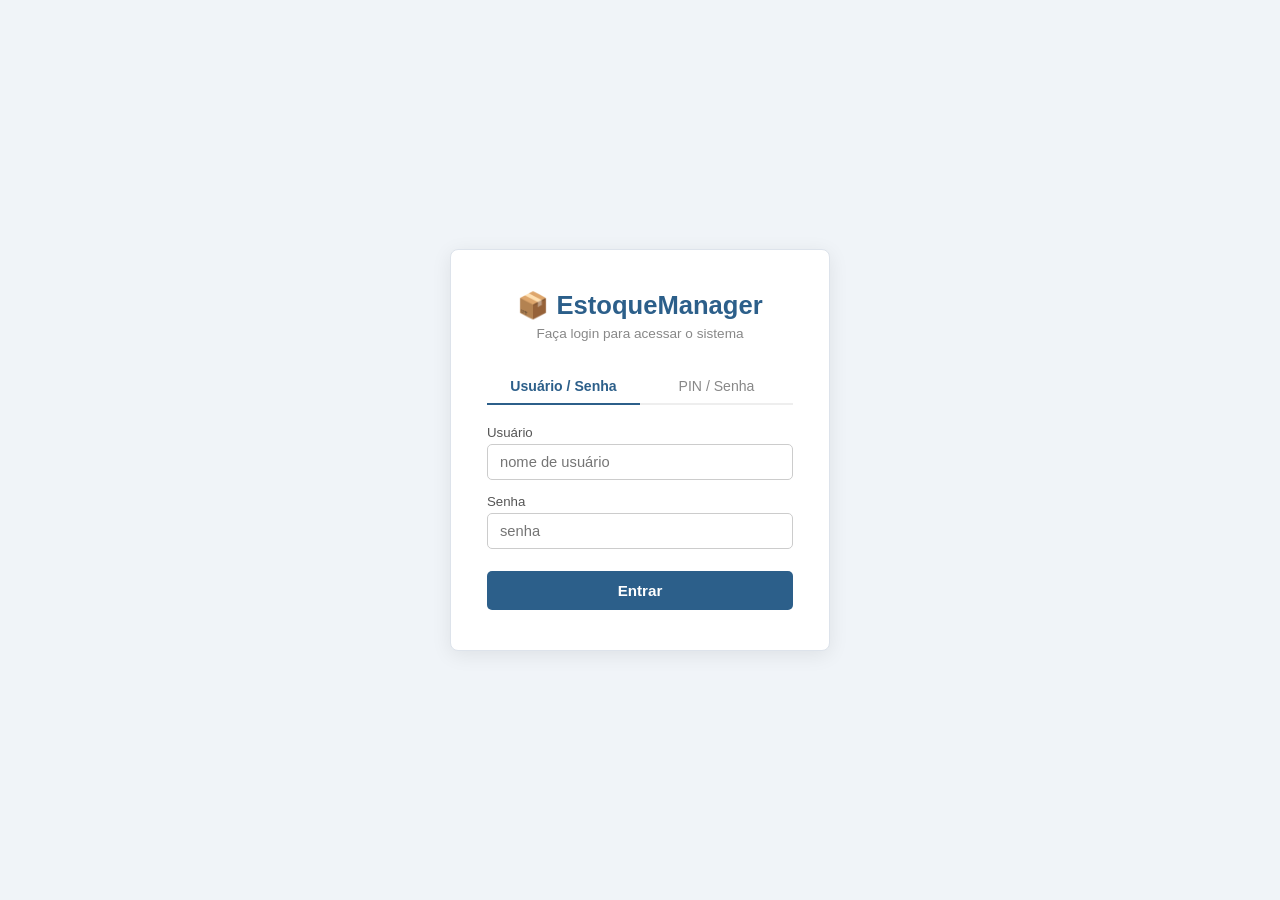
<file: index.html>
<!DOCTYPE html>
<html lang="pt-BR">
<head>
  <meta charset="UTF-8"/>
  <meta name="viewport" content="width=device-width, initial-scale=1.0"/>
  <title>EstoqueManager – Início</title>
  <style>
    *, *::before, *::after { box-sizing: border-box; margin: 0; padding: 0; }
    body { background: #f5f5f5; font-family: Arial, sans-serif; color: #333; }

    header {
      background: #2c5f8a; color: white;
      padding: 12px 24px;
      display: flex; align-items: center; justify-content: space-between; flex-wrap: wrap; gap: 8px;
    }
    header .logo { font-size: 1.1rem; font-weight: bold; color: white; text-decoration: none; }
    nav { display: flex; flex-wrap: wrap; gap: 4px; align-items: center; }
    nav a { color: #cde; text-decoration: none; padding: 5px 10px; border-radius: 4px; font-size: .9rem; }
    nav a:hover { background: rgba(255,255,255,.15); color: white; }
    nav a.active { background: rgba(255,255,255,.2); color: white; }

    #auth-user-area {
      display: flex; align-items: center; gap: 10px;
      font-size: .85rem; color: #cde; margin-left: 16px;
    }
    #btn-logout-global {
      background: rgba(255,255,255,.15); color: #fff; border: none;
      border-radius: 4px; padding: 4px 12px; cursor: pointer; font-size: .82rem;
    }
    #btn-logout-global:hover { background: rgba(255,255,255,.28); }

    .wrapper { max-width: 880px; margin: 36px auto; padding: 0 16px 60px; }

    .welcome {
      background: white; border: 1px solid #ddd; border-radius: 6px;
      padding: 28px; margin-bottom: 28px;
    }
    .welcome h1 { font-size: 1.4rem; color: #2c5f8a; margin-bottom: 6px; }
    .welcome p  { color: #666; font-size: .95rem; line-height: 1.6; }

    .stats-row {
      display: flex; gap: 14px; flex-wrap: wrap; margin-bottom: 28px;
    }
    .stat-box {
      background: white; border: 1px solid #ddd; border-radius: 6px;
      padding: 18px 22px; flex: 1; min-width: 150px; text-align: center;
    }
    .stat-box .num   { font-size: 1.8rem; font-weight: bold; color: #2c5f8a; }
    .stat-box .label { font-size: .82rem; color: #888; margin-top: 4px; }

    h2 { font-size: 1rem; color: #555; margin-bottom: 14px; }

    .menu-grid {
      display: grid;
      grid-template-columns: repeat(auto-fill, minmax(240px, 1fr));
      gap: 14px;
    }
    .menu-item {
      background: white; border: 1px solid #ddd; border-radius: 6px;
      padding: 18px 20px; text-decoration: none; color: #333; display: block;
      transition: border-color .15s, box-shadow .15s;
    }
    .menu-item:hover { border-color: #2c5f8a; box-shadow: 0 2px 8px rgba(0,0,0,.08); }
    .menu-item .icon   { font-size: 1.5rem; margin-bottom: 8px; }
    .menu-item strong  { display: block; font-size: .95rem; margin-bottom: 4px; color: #2c5f8a; }
    .menu-item span    { font-size: .83rem; color: #777; line-height: 1.4; display: block; }

    .alert-box {
      background: #fff8e1; border: 1px solid #f0c040; border-radius: 6px;
      padding: 14px 18px; margin-bottom: 20px; font-size: .9rem; color: #7a5c00;
      display: none;
    }
    .alert-box ul { margin-top: 6px; padding-left: 20px; }
    .alert-box li { margin-top: 4px; }

    footer { text-align: center; color: #aaa; font-size: .8rem; margin-top: 40px; }
  </style>
</head>
<body>
  <header>
    <a class="logo" href="index.html">📦 EstoqueManager</a>
    <nav>
      <a href="index.html" class="active">Início</a>
      <a href="pages/produtos.html">Produtos</a>
      <a href="pages/fornecedores.html">Fornecedores</a>
      <a href="pages/clientes.html">Clientes</a>
      <a href="pages/usuarios.html">Usuários</a>
      <a href="pages/pedidos.html">Pedidos</a>
      <a href="pages/movimentacao.html">Movimentação</a>
    </nav>
    <div id="auth-user-area" style="display:none;">
      <span id="hdr-username">…</span>
      <button id="btn-logout-global">Sair</button>
    </div>
  </header>

  <div class="wrapper">
    <div class="welcome">
      <h1>Sistema de Controle de Estoque</h1>
      <p>Bem-vindo, <strong id="welcome-name">usuário</strong>! Use o menu acima ou os atalhos abaixo para acessar os módulos do sistema.</p>
    </div>

    <!-- Alertas de estoque baixo -->
    <div class="alert-box" id="alertBox">
      ⚠️ <strong>Produtos com estoque abaixo do mínimo:</strong>
      <ul id="alertList"></ul>
    </div>

    <!-- Estatísticas rápidas -->
    <div class="stats-row">
      <div class="stat-box">
        <div class="num" id="statProdutos">—</div>
        <div class="label">Produtos</div>
      </div>
      <div class="stat-box">
        <div class="num" id="statFornecedores">—</div>
        <div class="label">Fornecedores</div>
      </div>
      <div class="stat-box">
        <div class="num" id="statClientes">—</div>
        <div class="label">Clientes</div>
      </div>
      <div class="stat-box">
        <div class="num" id="statPedidos">—</div>
        <div class="label">Pedidos Abertos</div>
      </div>
    </div>

    <h2>Módulos disponíveis</h2>
    <div class="menu-grid">
      <a class="menu-item" href="pages/produtos.html">
        <div class="icon">🛒</div>
        <strong>Cadastro de Produtos</strong>
        <span>Registre produtos com código, preço, categoria e controle de estoque.</span>
      </a>
      <a class="menu-item" href="pages/fornecedores.html">
        <div class="icon">🏭</div>
        <strong>Fornecedores</strong>
        <span>Cadastre fornecedores com CNPJ, contato e condições comerciais.</span>
      </a>
      <a class="menu-item" href="pages/clientes.html">
        <div class="icon">👤</div>
        <strong>Clientes</strong>
        <span>Cadastre clientes físicos ou jurídicos com endereço e limite de crédito.</span>
      </a>
      <a class="menu-item" href="pages/usuarios.html">
        <div class="icon">🔐</div>
        <strong>Usuários</strong>
        <span>Cadastre usuários, acesse o sistema, pesquise e gerencie contas.</span>
      </a>
      <a class="menu-item" href="pages/pedidos.html">
        <div class="icon">📋</div>
        <strong>Pedidos</strong>
        <span>Registre pedidos de venda com itens, quantidades e forma de pagamento.</span>
      </a>
      <a class="menu-item" href="pages/movimentacao.html">
        <div class="icon">🔄</div>
        <strong>Movimentação de Estoque</strong>
        <span>Registre entradas e saídas com controle automático de saldo.</span>
      </a>
    </div>
  </div>

  <footer>EstoqueManager – Sistema Administrativo &copy; 2026</footer>

  <script>
  // ── Auth ────────────────────────────────────────────────────
  (async function () {
    try {
      const res  = await fetch('pages/auth_api.php?action=check');
      const json = await res.json();
      if (!json.ok) { window.location.href = 'login.html'; return; }

      const u = json.data;
      document.getElementById('welcome-name').textContent = u.username;
      document.getElementById('hdr-username').textContent = '👤 ' + u.username + (u.admin ? ' (Admin)' : '');
      document.getElementById('auth-user-area').style.display = 'flex';

      document.getElementById('btn-logout-global').addEventListener('click', async () => {
        await fetch('pages/auth_api.php?action=logout', { method: 'POST' });
        window.location.href = 'login.html';
      });

      carregarEstatisticas();
    } catch {
      window.location.href = 'login.html';
    }
  })();

  // ── Estatísticas do dashboard ────────────────────────────────
  async function carregarEstatisticas() {
    const apis = [
      { url: 'pages/produtos_api.php?por_pagina=1',     stat: 'statProdutos' },
      { url: 'pages/fornecedores_api.php?por_pagina=1', stat: 'statFornecedores' },
      { url: 'pages/clientes_api.php?por_pagina=1',     stat: 'statClientes' },
      { url: 'pages/pedidos_api.php?por_pagina=1&search=Aberto', stat: 'statPedidos' },
    ];

    for (const { url, stat } of apis) {
      try {
        const j = await fetch(url).then(r => r.json());
        if (j.ok) document.getElementById(stat).textContent = j.total ?? 0;
      } catch { /* ignora */ }
    }

    // Alerta de estoque baixo
    try {
      const j = await fetch('pages/produtos_api.php?por_pagina=100').then(r => r.json());
      if (j.ok && j.data) {
        const baixos = j.data.filter(p => parseInt(p.estoque_atual) <= parseInt(p.estoque_min));
        if (baixos.length > 0) {
          const list = document.getElementById('alertList');
          baixos.forEach(p => {
            const li = document.createElement('li');
            li.textContent = `${p.nome} — Atual: ${p.estoque_atual}, Mínimo: ${p.estoque_min}`;
            list.appendChild(li);
          });
          document.getElementById('alertBox').style.display = 'block';
        }
      }
    } catch { /* ignora */ }
  }
  </script>
</body>
</html>
</file>
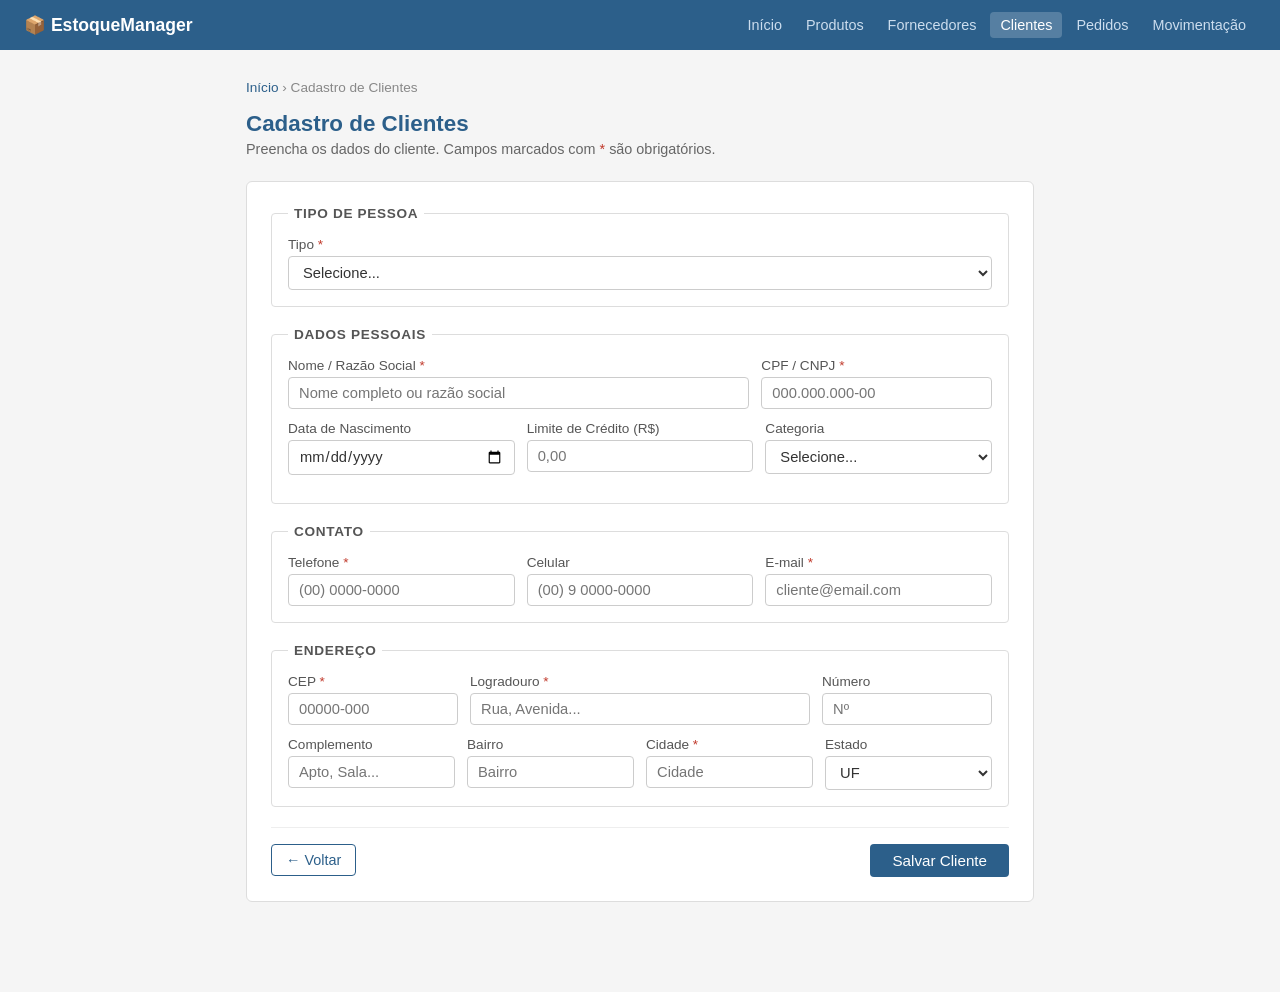
<file: clientes.html>
<!DOCTYPE html>
<html lang="pt-BR">
<head>
  <meta charset="UTF-8"/>
  <meta name="viewport" content="width=device-width, initial-scale=1.0"/>
  <title>Cadastro de Clientes – EstoqueManager</title>
  <link rel="stylesheet" href="shared.css">
</head>
<body>
  <header>
    <a class="logo" href="../index.html">📦 EstoqueManager</a>
    <nav>
      <a href="../index.html">Início</a>
      <a href="produtos.html">Produtos</a>
      <a href="fornecedores.html">Fornecedores</a>
      <a href="clientes.html" class="active">Clientes</a>
      <a href="pedidos.html">Pedidos</a>
      <a href="movimentacao.html">Movimentação</a>
    </nav>
  </header>

  <div class="page-wrapper">
    <div class="breadcrumb"><a href="../index.html">Início</a> › Cadastro de Clientes</div>
    <h1>Cadastro de Clientes</h1>
    <p class="subtitle">Preencha os dados do cliente. Campos marcados com <span style="color:#c0392b">*</span> são obrigatórios.</p>

    <div class="form-card">
      <form id="formCliente" novalidate>

        <fieldset>
          <legend>Tipo de Pessoa</legend>
          <div class="row">
            <div class="field">
              <label>Tipo <span class="req">*</span></label>
              <select id="tipoPessoa">
                <option value="">Selecione...</option>
                <option value="PF">Pessoa Física (CPF)</option>
                <option value="PJ">Pessoa Jurídica (CNPJ)</option>
              </select>
              <span class="field-error" id="erTipo">Campo obrigatório.</span>
            </div>
          </div>
        </fieldset>

        <fieldset>
          <legend>Dados Pessoais</legend>
          <div class="row">
            <div class="field w2">
              <label>Nome / Razão Social <span class="req">*</span></label>
              <input type="text" id="nomeCliente" placeholder="Nome completo ou razão social">
              <span class="field-error" id="erNome">Campo obrigatório.</span>
            </div>
            <div class="field">
              <label id="labelDoc">CPF / CNPJ <span class="req">*</span></label>
              <input type="text" id="documento" placeholder="000.000.000-00" maxlength="18">
              <span class="field-error" id="erDoc">Campo obrigatório.</span>
            </div>
          </div>
          <div class="row">
            <div class="field">
              <label>Data de Nascimento</label>
              <input type="date" id="dataNasc">
            </div>
            <div class="field">
              <label>Limite de Crédito (R$)</label>
              <input type="number" id="limiteCredito" min="0" step="0.01" placeholder="0,00">
            </div>
            <div class="field">
              <label>Categoria</label>
              <select id="categoriaCliente">
                <option value="">Selecione...</option>
                <option>Bronze</option>
                <option>Prata</option>
                <option>Ouro</option>
                <option>Platinum</option>
              </select>
            </div>
          </div>
          <div class="info-box" id="infoBox"></div>
        </fieldset>

        <fieldset>
          <legend>Contato</legend>
          <div class="row">
            <div class="field">
              <label>Telefone <span class="req">*</span></label>
              <input type="tel" id="telCliente" placeholder="(00) 0000-0000">
              <span class="field-error" id="erTel">Campo obrigatório.</span>
            </div>
            <div class="field">
              <label>Celular</label>
              <input type="tel" id="celCliente" placeholder="(00) 9 0000-0000">
            </div>
            <div class="field">
              <label>E-mail <span class="req">*</span></label>
              <input type="email" id="emailCliente" placeholder="cliente@email.com">
              <span class="field-error" id="erEmail">E-mail inválido.</span>
            </div>
          </div>
        </fieldset>

        <fieldset>
          <legend>Endereço</legend>
          <div class="row">
            <div class="field">
              <label>CEP <span class="req">*</span></label>
              <input type="text" id="cep" placeholder="00000-000" maxlength="9">
              <span class="field-error" id="erCep">Campo obrigatório.</span>
            </div>
            <div class="field w2">
              <label>Logradouro <span class="req">*</span></label>
              <input type="text" id="rua" placeholder="Rua, Avenida...">
              <span class="field-error" id="erRua">Campo obrigatório.</span>
            </div>
            <div class="field">
              <label>Número</label>
              <input type="text" id="numero" placeholder="Nº">
            </div>
          </div>
          <div class="row">
            <div class="field">
              <label>Complemento</label>
              <input type="text" id="complemento" placeholder="Apto, Sala...">
            </div>
            <div class="field">
              <label>Bairro</label>
              <input type="text" id="bairro" placeholder="Bairro">
            </div>
            <div class="field">
              <label>Cidade <span class="req">*</span></label>
              <input type="text" id="cidade" placeholder="Cidade">
              <span class="field-error" id="erCidade">Campo obrigatório.</span>
            </div>
            <div class="field">
              <label>Estado</label>
              <select id="estado">
                <option value="">UF</option>
                <option>MG</option><option>SP</option><option>RJ</option><option>GO</option>
                <option>DF</option><option>BA</option><option>PR</option><option>RS</option>
                <option>SC</option><option>PE</option><option>CE</option><option>AM</option>
                <option>PA</option><option>MT</option><option>MS</option><option>ES</option>
              </select>
            </div>
          </div>
        </fieldset>

        <div class="form-actions">
          <a class="btn-back" href="../index.html">← Voltar</a>
          <button type="submit" class="btn-submit">Salvar Cliente</button>
        </div>
      </form>
    </div>
  </div>

  <div class="toast" id="toast"></div>

  <script>
    // Lógica 1: Adaptar máscara do documento conforme tipo de pessoa
    document.getElementById('tipoPessoa').addEventListener('change', function() {
      const doc = document.getElementById('documento');
      const label = document.getElementById('labelDoc');
      if (this.value === 'PF') {
        doc.placeholder = '000.000.000-00';
        doc.maxLength = 14;
        label.innerHTML = 'CPF <span class="req">*</span>';
      } else if (this.value === 'PJ') {
        doc.placeholder = '00.000.000/0001-00';
        doc.maxLength = 18;
        label.innerHTML = 'CNPJ <span class="req">*</span>';
      }
      doc.value = '';
    });

    // Lógica 2: Sugerir categoria com base no limite de crédito
    document.getElementById('limiteCredito').addEventListener('input', function() {
      const val = parseFloat(this.value) || 0;
      const sel = document.getElementById('categoriaCliente');
      const box = document.getElementById('infoBox');
      if (val >= 50000) { sel.value = 'Platinum'; box.textContent = '⭐ Categoria Platinum sugerida (limite ≥ R$ 50.000).'; box.className = 'info-box show'; }
      else if (val >= 20000) { sel.value = 'Ouro'; box.textContent = '🥇 Categoria Ouro sugerida (limite entre R$ 20.000 e R$ 49.999).'; box.className = 'info-box show'; }
      else if (val >= 5000) { sel.value = 'Prata'; box.textContent = '🥈 Categoria Prata sugerida (limite entre R$ 5.000 e R$ 19.999).'; box.className = 'info-box show'; }
      else { sel.value = 'Bronze'; box.className = 'info-box'; }
    });

    // Validação
    const obrigatorios = [
      ['tipoPessoa','erTipo'],['nomeCliente','erNome'],['documento','erDoc'],
      ['telCliente','erTel'],['emailCliente','erEmail'],
      ['cep','erCep'],['rua','erRua'],['cidade','erCidade']
    ];
    obrigatorios.forEach(([id, er]) => {
      document.getElementById(id).addEventListener('input', () => {
        document.getElementById(id).classList.remove('error');
        document.getElementById(er).classList.remove('show');
      });
      document.getElementById(id).addEventListener('change', () => {
        document.getElementById(id).classList.remove('error');
        document.getElementById(er).classList.remove('show');
      });
    });

    document.getElementById('formCliente').addEventListener('submit', function(e) {
      e.preventDefault();
      let ok = true;
      obrigatorios.forEach(([id, er]) => {
        if (!document.getElementById(id).value.trim()) {
          document.getElementById(id).classList.add('error');
          document.getElementById(er).classList.add('show');
          ok = false;
        }
      });
      const email = document.getElementById('emailCliente').value;
      if (email && !/^[^\s@]+@[^\s@]+\.[^\s@]+$/.test(email)) {
        document.getElementById('emailCliente').classList.add('error');
        document.getElementById('erEmail').classList.add('show');
        ok = false;
      }
      if (!ok) { toast('Preencha todos os campos obrigatórios.', 'err'); return; }
      toast('Cliente cadastrado com sucesso!', 'ok');
      setTimeout(() => this.reset(), 1800);
    });

    function toast(msg, tipo) {
      const t = document.getElementById('toast');
      t.textContent = msg;
      t.className = 'toast show ' + tipo;
      setTimeout(() => t.className = 'toast', 3000);
    }
  </script>
</body>
</html>
</file>
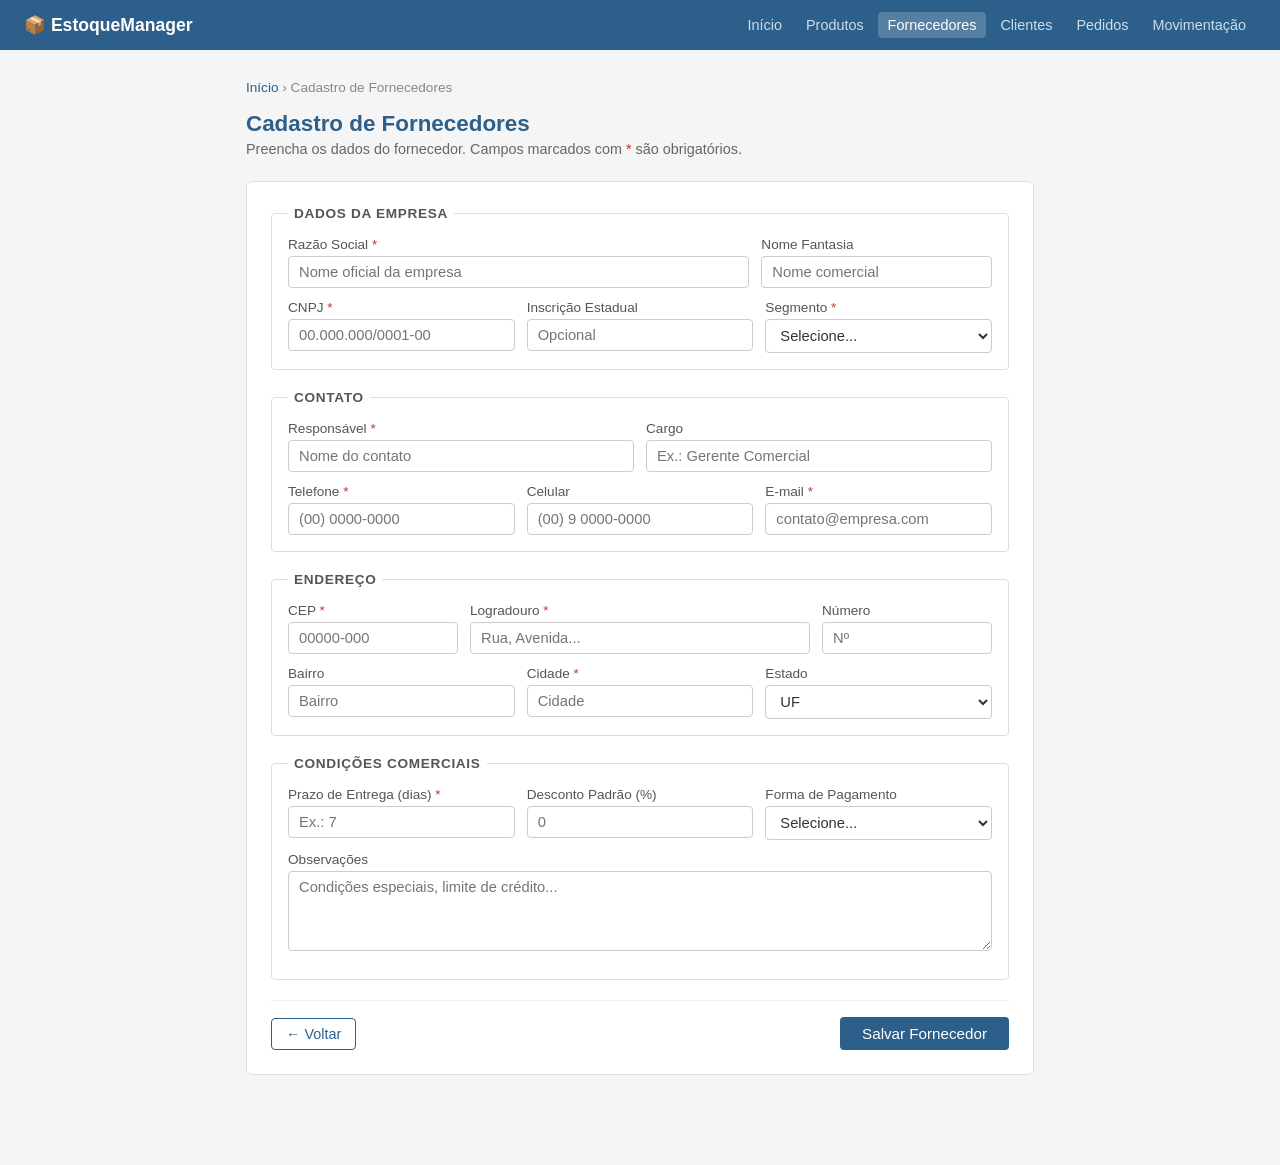
<file: fornecedores.html>
<!DOCTYPE html>
<html lang="pt-BR">
<head>
  <meta charset="UTF-8"/>
  <meta name="viewport" content="width=device-width, initial-scale=1.0"/>
  <title>Cadastro de Fornecedores – EstoqueManager</title>
  <link rel="stylesheet" href="shared.css">
</head>
<body>
  <header>
    <a class="logo" href="../index.html">📦 EstoqueManager</a>
    <nav>
      <a href="../index.html">Início</a>
      <a href="produtos.html">Produtos</a>
      <a href="fornecedores.html" class="active">Fornecedores</a>
      <a href="clientes.html">Clientes</a>
      <a href="pedidos.html">Pedidos</a>
      <a href="movimentacao.html">Movimentação</a>
    </nav>
  </header>

  <div class="page-wrapper">
    <div class="breadcrumb"><a href="../index.html">Início</a> › Cadastro de Fornecedores</div>
    <h1>Cadastro de Fornecedores</h1>
    <p class="subtitle">Preencha os dados do fornecedor. Campos marcados com <span style="color:#c0392b">*</span> são obrigatórios.</p>

    <div class="form-card">
      <form id="formFornecedor" novalidate>

        <fieldset>
          <legend>Dados da Empresa</legend>
          <div class="row">
            <div class="field w2">
              <label>Razão Social <span class="req">*</span></label>
              <input type="text" id="razaoSocial" placeholder="Nome oficial da empresa">
              <span class="field-error" id="erRazao">Campo obrigatório.</span>
            </div>
            <div class="field">
              <label>Nome Fantasia</label>
              <input type="text" id="nomeFantasia" placeholder="Nome comercial">
            </div>
          </div>
          <div class="row">
            <div class="field">
              <label>CNPJ <span class="req">*</span></label>
              <input type="text" id="cnpj" placeholder="00.000.000/0001-00" maxlength="18">
              <span class="field-error" id="erCnpj">Campo obrigatório.</span>
            </div>
            <div class="field">
              <label>Inscrição Estadual</label>
              <input type="text" id="ie" placeholder="Opcional">
            </div>
            <div class="field">
              <label>Segmento <span class="req">*</span></label>
              <select id="segmento">
                <option value="">Selecione...</option>
                <option>Distribuidor</option>
                <option>Fabricante</option>
                <option>Importador</option>
                <option>Atacadista</option>
                <option>Prestador de Serviço</option>
              </select>
              <span class="field-error" id="erSegmento">Campo obrigatório.</span>
            </div>
          </div>
        </fieldset>

        <fieldset>
          <legend>Contato</legend>
          <div class="row">
            <div class="field">
              <label>Responsável <span class="req">*</span></label>
              <input type="text" id="contato" placeholder="Nome do contato">
              <span class="field-error" id="erContato">Campo obrigatório.</span>
            </div>
            <div class="field">
              <label>Cargo</label>
              <input type="text" id="cargo" placeholder="Ex.: Gerente Comercial">
            </div>
          </div>
          <div class="row">
            <div class="field">
              <label>Telefone <span class="req">*</span></label>
              <input type="tel" id="telefone" placeholder="(00) 0000-0000">
              <span class="field-error" id="erTel">Campo obrigatório.</span>
            </div>
            <div class="field">
              <label>Celular</label>
              <input type="tel" id="celular" placeholder="(00) 9 0000-0000">
            </div>
            <div class="field">
              <label>E-mail <span class="req">*</span></label>
              <input type="email" id="email" placeholder="contato@empresa.com">
              <span class="field-error" id="erEmail">E-mail inválido.</span>
            </div>
          </div>
        </fieldset>

        <fieldset>
          <legend>Endereço</legend>
          <div class="row">
            <div class="field">
              <label>CEP <span class="req">*</span></label>
              <input type="text" id="cep" placeholder="00000-000" maxlength="9">
              <span class="field-error" id="erCep">Campo obrigatório.</span>
            </div>
            <div class="field w2">
              <label>Logradouro <span class="req">*</span></label>
              <input type="text" id="logradouro" placeholder="Rua, Avenida...">
              <span class="field-error" id="erLog">Campo obrigatório.</span>
            </div>
            <div class="field">
              <label>Número</label>
              <input type="text" id="numero" placeholder="Nº">
            </div>
          </div>
          <div class="row">
            <div class="field">
              <label>Bairro</label>
              <input type="text" id="bairro" placeholder="Bairro">
            </div>
            <div class="field">
              <label>Cidade <span class="req">*</span></label>
              <input type="text" id="cidade" placeholder="Cidade">
              <span class="field-error" id="erCidade">Campo obrigatório.</span>
            </div>
            <div class="field">
              <label>Estado</label>
              <select id="estado">
                <option value="">UF</option>
                <option>AC</option><option>AL</option><option>AM</option><option>BA</option>
                <option>CE</option><option>DF</option><option>ES</option><option>GO</option>
                <option>MA</option><option>MG</option><option>MS</option><option>MT</option>
                <option>PA</option><option>PB</option><option>PE</option><option>PI</option>
                <option>PR</option><option>RJ</option><option>RN</option><option>RO</option>
                <option>RR</option><option>RS</option><option>SC</option><option>SP</option>
                <option>SE</option><option>TO</option>
              </select>
            </div>
          </div>
        </fieldset>

        <fieldset>
          <legend>Condições Comerciais</legend>
          <div class="row">
            <div class="field">
              <label>Prazo de Entrega (dias) <span class="req">*</span></label>
              <input type="number" id="prazo" min="1" placeholder="Ex.: 7">
              <span class="field-error" id="erPrazo">Campo obrigatório.</span>
            </div>
            <div class="field">
              <label>Desconto Padrão (%)</label>
              <input type="number" id="desconto" min="0" max="100" step="0.1" placeholder="0">
            </div>
            <div class="field">
              <label>Forma de Pagamento</label>
              <select id="pagamento">
                <option value="">Selecione...</option>
                <option>À vista</option>
                <option>30 dias</option>
                <option>30/60 dias</option>
                <option>30/60/90 dias</option>
                <option>Boleto 30 dias</option>
              </select>
            </div>
          </div>
          <div class="row">
            <div class="field full">
              <label>Observações</label>
              <textarea id="obs" placeholder="Condições especiais, limite de crédito..."></textarea>
            </div>
          </div>
          <div class="info-box" id="infoBox"></div>
        </fieldset>

        <div class="form-actions">
          <a class="btn-back" href="../index.html">← Voltar</a>
          <button type="submit" class="btn-submit">Salvar Fornecedor</button>
        </div>
      </form>
    </div>
  </div>

  <div class="toast" id="toast"></div>

  <script>
    // Lógica 1: Máscara automática do CNPJ
    document.getElementById('cnpj').addEventListener('input', function() {
      let v = this.value.replace(/\D/g, '').slice(0, 14);
      v = v.replace(/^(\d{2})(\d)/, '$1.$2');
      v = v.replace(/^(\d{2})\.(\d{3})(\d)/, '$1.$2.$3');
      v = v.replace(/\.(\d{3})(\d)/, '.$1/$2');
      v = v.replace(/(\d{4})(\d)/, '$1-$2');
      this.value = v;
    });

    // Lógica 2: Alerta se prazo de entrega for acima de 30 dias
    document.getElementById('prazo').addEventListener('input', function() {
      const box = document.getElementById('infoBox');
      const p = parseInt(this.value);
      if (p > 30) {
        box.textContent = '⚠ Prazo elevado (' + p + ' dias). Considere aumentar o estoque de segurança para produtos desse fornecedor.';
        box.className = 'info-box show';
      } else {
        box.className = 'info-box';
      }
    });

    // Validação
    const obrigatorios = [
      ['razaoSocial','erRazao'],['cnpj','erCnpj'],['segmento','erSegmento'],
      ['contato','erContato'],['telefone','erTel'],['email','erEmail'],
      ['cep','erCep'],['logradouro','erLog'],['cidade','erCidade'],['prazo','erPrazo']
    ];
    obrigatorios.forEach(([id, er]) => {
      document.getElementById(id).addEventListener('input', () => {
        document.getElementById(id).classList.remove('error');
        document.getElementById(er).classList.remove('show');
      });
    });

    document.getElementById('formFornecedor').addEventListener('submit', function(e) {
      e.preventDefault();
      let ok = true;
      obrigatorios.forEach(([id, er]) => {
        if (!document.getElementById(id).value.trim()) {
          document.getElementById(id).classList.add('error');
          document.getElementById(er).classList.add('show');
          ok = false;
        }
      });
      const email = document.getElementById('email').value;
      if (email && !/^[^\s@]+@[^\s@]+\.[^\s@]+$/.test(email)) {
        document.getElementById('email').classList.add('error');
        document.getElementById('erEmail').classList.add('show');
        ok = false;
      }
      if (!ok) { toast('Preencha todos os campos obrigatórios.', 'err'); return; }
      toast('Fornecedor cadastrado com sucesso!', 'ok');
      setTimeout(() => this.reset(), 1800);
    });

    function toast(msg, tipo) {
      const t = document.getElementById('toast');
      t.textContent = msg;
      t.className = 'toast show ' + tipo;
      setTimeout(() => t.className = 'toast', 3000);
    }
  </script>
</body>
</html>
</file>
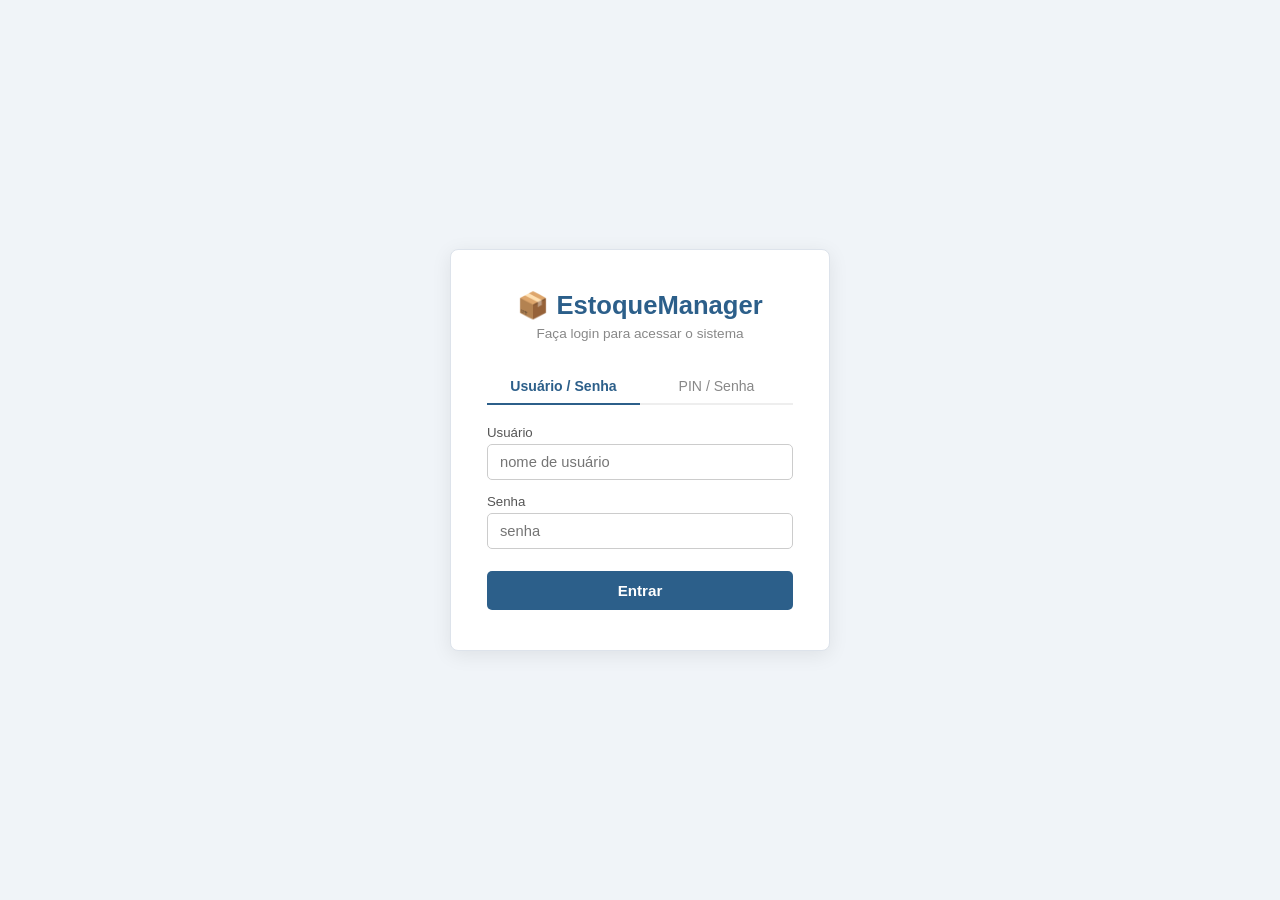
<file: login.html>
<!DOCTYPE html>
<html lang="pt-BR">
<head>
  <meta charset="UTF-8"/>
  <meta name="viewport" content="width=device-width, initial-scale=1.0"/>
  <title>Login — EstoqueManager</title>
  <style>
    *, *::before, *::after { box-sizing: border-box; margin: 0; padding: 0; }
    body {
      background: #f0f4f8;
      font-family: Arial, sans-serif;
      display: flex; align-items: center; justify-content: center;
      min-height: 100vh;
    }
    .login-box {
      background: #fff;
      border: 1px solid #dde3eb;
      border-radius: 8px;
      padding: 40px 36px;
      width: 100%; max-width: 380px;
      box-shadow: 0 4px 20px rgba(0,0,0,.08);
    }
    .logo {
      text-align: center;
      font-size: 1.6rem;
      font-weight: bold;
      color: #2c5f8a;
      margin-bottom: 6px;
    }
    .subtitle {
      text-align: center;
      color: #888;
      font-size: .85rem;
      margin-bottom: 28px;
    }
    label {
      display: block;
      font-size: .83rem;
      color: #555;
      margin-bottom: 4px;
      margin-top: 14px;
    }
    input {
      width: 100%;
      padding: 9px 12px;
      border: 1px solid #ccc;
      border-radius: 5px;
      font-size: .92rem;
      outline: none;
      transition: border-color .15s;
    }
    input:focus { border-color: #2c5f8a; }

    .tabs {
      display: flex;
      gap: 0;
      margin-bottom: 20px;
      border-bottom: 2px solid #eee;
    }
    .tab-btn {
      flex: 1;
      background: none;
      border: none;
      padding: 9px 0;
      font-size: .88rem;
      color: #888;
      cursor: pointer;
      border-bottom: 2px solid transparent;
      margin-bottom: -2px;
      transition: color .15s, border-color .15s;
    }
    .tab-btn.active { color: #2c5f8a; border-bottom-color: #2c5f8a; font-weight: bold; }

    .tab-pane { display: none; }
    .tab-pane.active { display: block; }

    .btn-login {
      width: 100%;
      margin-top: 22px;
      padding: 11px;
      background: #2c5f8a;
      color: #fff;
      border: none;
      border-radius: 5px;
      font-size: .95rem;
      font-weight: bold;
      cursor: pointer;
      transition: background .15s;
    }
    .btn-login:hover { background: #1e4469; }
    .btn-login:disabled { opacity: .6; cursor: not-allowed; }

    .error-msg {
      display: none;
      background: #fdecea;
      color: #c0392b;
      border: 1px solid #f5c6c2;
      border-radius: 5px;
      padding: 9px 12px;
      font-size: .85rem;
      margin-top: 14px;
    }
    .error-msg.show { display: block; }
  </style>
</head>
<body>
  <div class="login-box">
    <div class="logo">📦 EstoqueManager</div>
    <p class="subtitle">Faça login para acessar o sistema</p>

    <div class="tabs">
      <button class="tab-btn active" data-tab="tab-usuario">Usuário / Senha</button>
      <button class="tab-btn"        data-tab="tab-pin">PIN / Senha</button>
    </div>

    <div id="tab-usuario" class="tab-pane active">
      <label>Usuário</label>
      <input id="inp-user" type="text" placeholder="nome de usuário" autocomplete="username"/>
      <label>Senha</label>
      <input id="inp-pass" type="password" placeholder="senha" autocomplete="current-password"/>
    </div>

    <div id="tab-pin" class="tab-pane">
      <label>PIN</label>
      <input id="inp-pin" type="text" placeholder="PIN de acesso" autocomplete="off"/>
      <label>Senha</label>
      <input id="inp-pass-pin" type="password" placeholder="senha" autocomplete="current-password"/>
    </div>

    <div class="error-msg" id="error-msg"></div>
    <button class="btn-login" id="btn-login">Entrar</button>
  </div>

  <script>
    // ── Troca de abas ────────────────────────────────────────
    document.querySelectorAll('.tab-btn').forEach(btn => {
      btn.addEventListener('click', () => {
        document.querySelectorAll('.tab-btn, .tab-pane').forEach(el => el.classList.remove('active'));
        btn.classList.add('active');
        document.getElementById(btn.dataset.tab).classList.add('active');
        hideError();
      });
    });

    function showError(msg) {
      const el = document.getElementById('error-msg');
      el.textContent = msg;
      el.classList.add('show');
    }
    function hideError() { document.getElementById('error-msg').classList.remove('show'); }

    // ── Login ────────────────────────────────────────────────
    document.getElementById('btn-login').addEventListener('click', fazerLogin);
    document.addEventListener('keydown', e => { if (e.key === 'Enter') fazerLogin(); });

    async function fazerLogin() {
      hideError();
      const isPinTab = document.querySelector('.tab-btn.active').dataset.tab === 'tab-pin';
      const user = isPinTab ? '' : document.getElementById('inp-user').value.trim();
      const pass = isPinTab ? document.getElementById('inp-pass-pin').value
                            : document.getElementById('inp-pass').value;
      const pin  = isPinTab ? document.getElementById('inp-pin').value.trim() : '';

      if ((!user && !pin) || !pass) {
        showError('Preencha todos os campos obrigatórios.');
        return;
      }

      const btn = document.getElementById('btn-login');
      btn.disabled = true; btn.textContent = 'Entrando…';

      try {
        const res  = await fetch('pages/auth_api.php?action=login', {
          method:  'POST',
          headers: { 'Content-Type': 'application/json' },
          body:    JSON.stringify({ username: user, password: pass, pin }),
        });
        const json = await res.json();
        if (json.ok) {
          // Redireciona para a página que tentou acessar, ou para o index
          const dest = sessionStorage.getItem('redirectAfterLogin') || 'index.html';
          sessionStorage.removeItem('redirectAfterLogin');
          window.location.href = dest;
        } else {
          showError(json.mensagem || 'Credenciais inválidas.');
        }
      } catch (e) {
        showError('Erro de conexão com o servidor.');
      } finally {
        btn.disabled = false; btn.textContent = 'Entrar';
      }
    }
  </script>
</body>
</html>
</file>
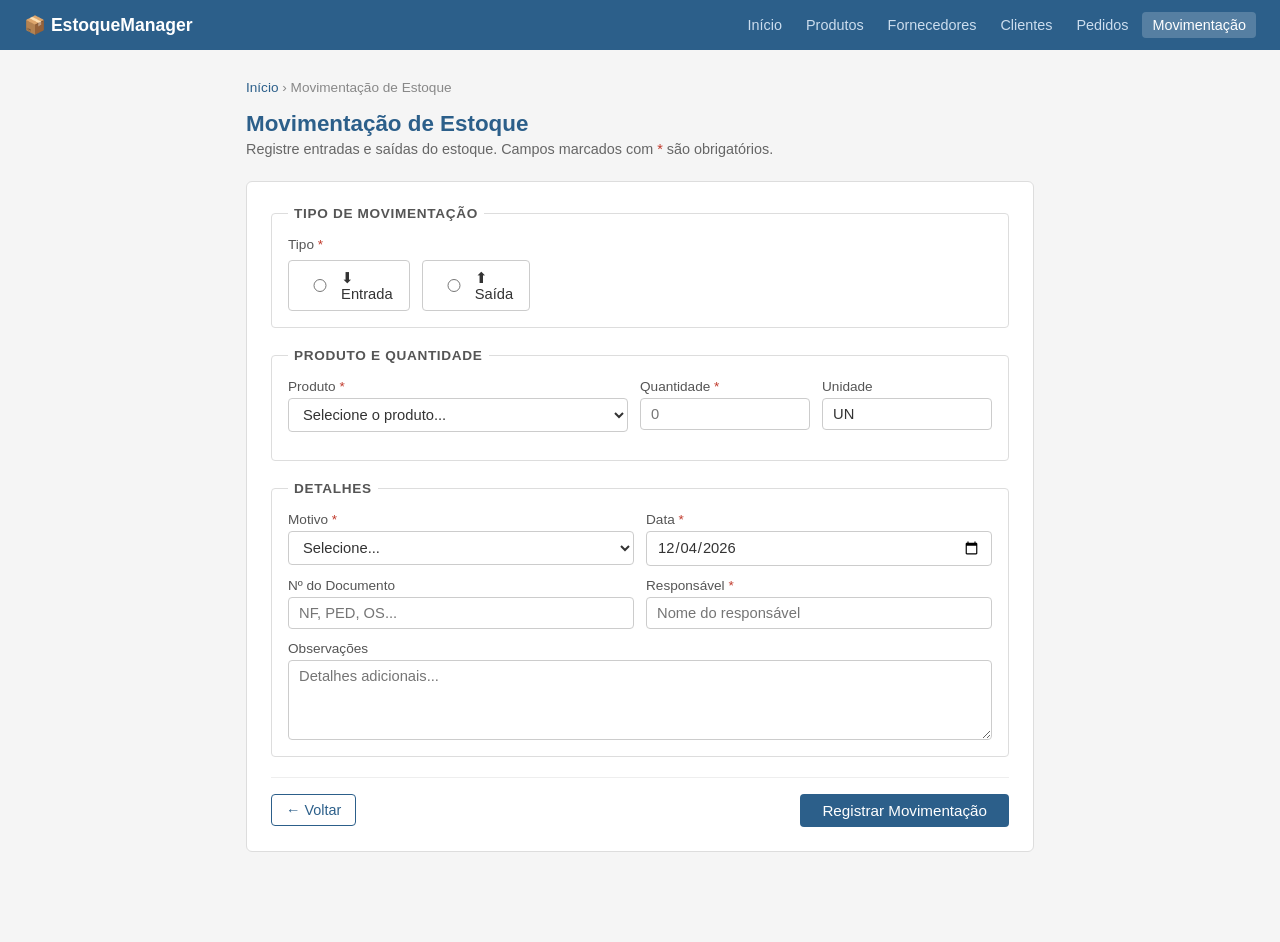
<file: movimentacao.html>
<!DOCTYPE html>
<html lang="pt-BR">
<head>
  <meta charset="UTF-8"/>
  <meta name="viewport" content="width=device-width, initial-scale=1.0"/>
  <title>Movimentação de Estoque – EstoqueManager</title>
  <link rel="stylesheet" href="shared.css">
  <style>
    .tipo-radio { display: flex; gap: 12px; margin-top: 4px; }
    .tipo-radio label {
      display: flex; align-items: center; gap: 6px;
      padding: 8px 16px; border: 1px solid #ccc;
      border-radius: 4px; cursor: pointer; font-size: .92rem;
      color: #333; font-weight: normal;
    }
    .tipo-radio input[type=radio] { accent-color: #2c5f8a; }
    .tipo-radio label:has(input:checked) { border-color: #2c5f8a; background: #eef4fa; }

    .saldo-box {
      background: #f9f9f9; border: 1px solid #ddd;
      border-radius: 4px; padding: 10px 14px;
      display: flex; gap: 24px; align-items: center;
      font-size: .9rem; margin-top: 8px;
    }
    .saldo-box .num { font-weight: bold; font-size: 1.1rem; }
    .saldo-box .num.ok { color: #27ae60; }
    .saldo-box .num.warn { color: #d4ac0d; }
    .saldo-box .num.err { color: #c0392b; }
  </style>
</head>
<body>
  <header>
    <a class="logo" href="../index.html">📦 EstoqueManager</a>
    <nav>
      <a href="../index.html">Início</a>
      <a href="produtos.html">Produtos</a>
      <a href="fornecedores.html">Fornecedores</a>
      <a href="clientes.html">Clientes</a>
      <a href="pedidos.html">Pedidos</a>
      <a href="movimentacao.html" class="active">Movimentação</a>
    </nav>
  </header>

  <div class="page-wrapper">
    <div class="breadcrumb"><a href="../index.html">Início</a> › Movimentação de Estoque</div>
    <h1>Movimentação de Estoque</h1>
    <p class="subtitle">Registre entradas e saídas do estoque. Campos marcados com <span style="color:#c0392b">*</span> são obrigatórios.</p>

    <div class="form-card">
      <form id="formMov" novalidate>

        <fieldset>
          <legend>Tipo de Movimentação</legend>
          <div class="row">
            <div class="field">
              <label>Tipo <span class="req">*</span></label>
              <div class="tipo-radio">
                <label><input type="radio" name="tipoMov" id="tipoEntrada" value="entrada" onchange="atualizarSaldo()"> ⬇ Entrada</label>
                <label><input type="radio" name="tipoMov" id="tipoSaida" value="saida" onchange="atualizarSaldo()"> ⬆ Saída</label>
              </div>
              <span class="field-error" id="erTipo">Selecione o tipo.</span>
            </div>
          </div>
        </fieldset>

        <fieldset>
          <legend>Produto e Quantidade</legend>
          <div class="row">
            <div class="field w2">
              <label>Produto <span class="req">*</span></label>
              <select id="prodMov" onchange="atualizarSaldo()">
                <option value="">Selecione o produto...</option>
                <option value="45">Notebook Dell 15" (Estoque atual: 45)</option>
                <option value="12">Mouse sem fio Logitech (Estoque atual: 12)</option>
                <option value="3">Teclado Mecânico HyperX (Estoque atual: 3)</option>
                <option value="28">Monitor Samsung 24" (Estoque atual: 28)</option>
                <option value="0">Headset JBL (Estoque atual: 0)</option>
              </select>
              <span class="field-error" id="erProd">Campo obrigatório.</span>
            </div>
            <div class="field">
              <label>Quantidade <span class="req">*</span></label>
              <input type="number" id="qtdMov" min="1" placeholder="0" oninput="atualizarSaldo()">
              <span class="field-error" id="erQtd">Campo obrigatório.</span>
            </div>
            <div class="field">
              <label>Unidade</label>
              <input type="text" id="unidMov" value="UN" placeholder="UN, CX...">
            </div>
          </div>
          <div class="saldo-box" id="saldoBox" style="display:none">
            <div>Saldo atual: <span class="num" id="saldoAtual">–</span></div>
            <div>→</div>
            <div>Saldo após: <span class="num" id="saldoNovo">–</span></div>
          </div>
          <div class="info-box" id="infoBox"></div>
        </fieldset>

        <fieldset>
          <legend>Detalhes</legend>
          <div class="row">
            <div class="field">
              <label>Motivo <span class="req">*</span></label>
              <select id="motivoMov">
                <option value="">Selecione...</option>
                <optgroup label="Entrada">
                  <option>Compra de Fornecedor</option>
                  <option>Devolução de Cliente</option>
                  <option>Ajuste de Inventário</option>
                  <option>Transferência recebida</option>
                </optgroup>
                <optgroup label="Saída">
                  <option>Venda a Cliente</option>
                  <option>Devolução a Fornecedor</option>
                  <option>Perda / Avaria</option>
                  <option>Consumo Interno</option>
                  <option>Transferência enviada</option>
                </optgroup>
              </select>
              <span class="field-error" id="erMotivo">Campo obrigatório.</span>
            </div>
            <div class="field">
              <label>Data <span class="req">*</span></label>
              <input type="date" id="dataMov">
              <span class="field-error" id="erData">Campo obrigatório.</span>
            </div>
          </div>
          <div class="row">
            <div class="field">
              <label>Nº do Documento</label>
              <input type="text" id="numDoc" placeholder="NF, PED, OS...">
            </div>
            <div class="field">
              <label>Responsável <span class="req">*</span></label>
              <input type="text" id="responsavel" placeholder="Nome do responsável">
              <span class="field-error" id="erResp">Campo obrigatório.</span>
            </div>
            <div class="field full">
              <label>Observações</label>
              <textarea id="obsMov" placeholder="Detalhes adicionais..."></textarea>
            </div>
          </div>
        </fieldset>

        <div class="form-actions">
          <a class="btn-back" href="../index.html">← Voltar</a>
          <button type="submit" class="btn-submit">Registrar Movimentação</button>
        </div>
      </form>
    </div>
  </div>

  <div class="toast" id="toast"></div>

  <script>
    document.getElementById('dataMov').value = new Date().toISOString().split('T')[0];

    // Lógica 1: Mostrar saldo atual e saldo após a movimentação
    function atualizarSaldo() {
      const tipoEl = document.querySelector('input[name=tipoMov]:checked');
      const tipo = tipoEl ? tipoEl.value : null;
      const prodVal = document.getElementById('prodMov').value;
      const estoque = prodVal !== '' ? parseInt(prodVal) : null;
      const qtd = parseInt(document.getElementById('qtdMov').value) || 0;
      const box = document.getElementById('saldoBox');
      const info = document.getElementById('infoBox');

      if (estoque === null || !tipo) { box.style.display = 'none'; return; }

      box.style.display = 'flex';
      document.getElementById('saldoAtual').textContent = estoque;

      const novo = tipo === 'entrada' ? estoque + qtd : estoque - qtd;
      const novoEl = document.getElementById('saldoNovo');
      novoEl.textContent = novo < 0 ? '–' : novo;

      // Lógica 2: Alertar saldo insuficiente ou crítico
      if (novo < 0) {
        novoEl.className = 'num err';
        info.textContent = '✖ Quantidade insuficiente em estoque. Reduza a quantidade de saída.';
        info.className = 'info-box show';
      } else if (novo <= 5 && novo >= 0) {
        novoEl.className = 'num warn';
        info.textContent = '⚠ Após esta movimentação o saldo ficará em ' + novo + ' unidades. Avalie um novo pedido de compra.';
        info.className = 'info-box show';
      } else {
        novoEl.className = 'num ok';
        info.className = 'info-box';
      }
    }

    // Validação
    document.getElementById('formMov').addEventListener('submit', function(e) {
      e.preventDefault();
      let ok = true;

      if (!document.querySelector('input[name=tipoMov]:checked')) {
        document.getElementById('erTipo').style.display = 'block';
        ok = false;
      } else {
        document.getElementById('erTipo').style.display = 'none';
      }

      const campos = [
        ['prodMov','erProd'],['qtdMov','erQtd'],
        ['motivoMov','erMotivo'],['dataMov','erData'],['responsavel','erResp']
      ];
      campos.forEach(([id, er]) => {
        if (!document.getElementById(id).value.trim()) {
          document.getElementById(id).classList.add('error');
          document.getElementById(er).classList.add('show');
          ok = false;
        } else {
          document.getElementById(id).classList.remove('error');
          document.getElementById(er).classList.remove('show');
        }
      });

      // Bloqueia saída com saldo insuficiente
      const tipoEl = document.querySelector('input[name=tipoMov]:checked');
      if (tipoEl && tipoEl.value === 'saida') {
        const estoque = parseInt(document.getElementById('prodMov').value) || 0;
        const qtd = parseInt(document.getElementById('qtdMov').value) || 0;
        if (qtd > estoque) {
          toast('Quantidade de saída maior que o estoque disponível!', 'err');
          return;
        }
      }

      if (!ok) { toast('Preencha todos os campos obrigatórios.', 'err'); return; }
      toast('Movimentação registrada com sucesso!', 'ok');
      setTimeout(() => {
        this.reset();
        document.getElementById('saldoBox').style.display = 'none';
        document.getElementById('infoBox').className = 'info-box';
      }, 1800);
    });

    function toast(msg, tipo) {
      const t = document.getElementById('toast');
      t.textContent = msg;
      t.className = 'toast show ' + tipo;
      setTimeout(() => t.className = 'toast', 3000);
    }
  </script>
</body>
</html>
</file>
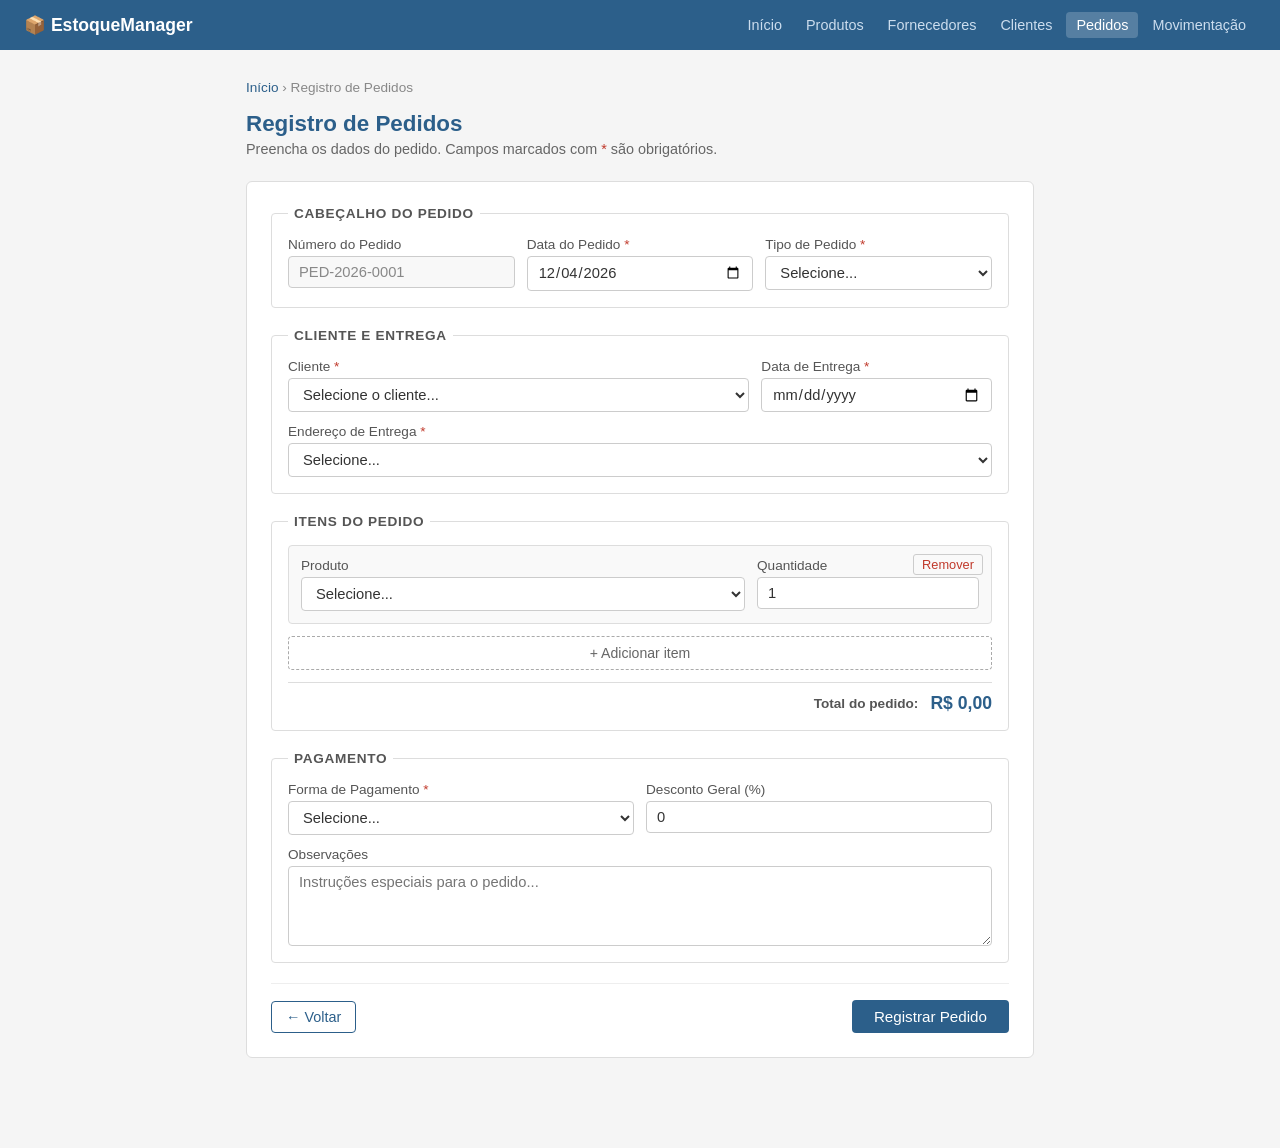
<file: pedidos.html>
<!DOCTYPE html>
<html lang="pt-BR">
<head>
  <meta charset="UTF-8"/>
  <meta name="viewport" content="width=device-width, initial-scale=1.0"/>
  <title>Registro de Pedidos – EstoqueManager</title>
  <link rel="stylesheet" href="shared.css">
  <style>
    .item-row {
      background: #f9f9f9;
      border: 1px solid #ddd;
      border-radius: 4px;
      padding: 12px;
      margin-bottom: 8px;
      position: relative;
    }
    .item-row .btn-remove {
      position: absolute; top: 8px; right: 8px;
      background: none; border: 1px solid #ccc;
      border-radius: 3px; padding: 2px 8px;
      font-size: .8rem; color: #c0392b; cursor: pointer;
    }
    .btn-add-item {
      background: none; border: 1px dashed #aaa;
      border-radius: 4px; padding: 8px; width: 100%;
      font-family: inherit; font-size: .88rem; color: #666;
      cursor: pointer; margin-top: 4px;
    }
    .btn-add-item:hover { border-color: #2c5f8a; color: #2c5f8a; }
    .total-row {
      display: flex; justify-content: flex-end; align-items: center; gap: 12px;
      margin-top: 12px; padding-top: 10px; border-top: 1px solid #ddd;
      font-weight: bold;
    }
    .total-row span { font-size: 1.1rem; color: #2c5f8a; }
  </style>
</head>
<body>
  <header>
    <a class="logo" href="../index.html">📦 EstoqueManager</a>
    <nav>
      <a href="../index.html">Início</a>
      <a href="produtos.html">Produtos</a>
      <a href="fornecedores.html">Fornecedores</a>
      <a href="clientes.html">Clientes</a>
      <a href="pedidos.html" class="active">Pedidos</a>
      <a href="movimentacao.html">Movimentação</a>
    </nav>
  </header>

  <div class="page-wrapper">
    <div class="breadcrumb"><a href="../index.html">Início</a> › Registro de Pedidos</div>
    <h1>Registro de Pedidos</h1>
    <p class="subtitle">Preencha os dados do pedido. Campos marcados com <span style="color:#c0392b">*</span> são obrigatórios.</p>

    <div class="form-card">
      <form id="formPedido" novalidate>

        <fieldset>
          <legend>Cabeçalho do Pedido</legend>
          <div class="row">
            <div class="field">
              <label>Número do Pedido</label>
              <input type="text" id="numPedido" value="PED-2026-0001" readonly>
            </div>
            <div class="field">
              <label>Data do Pedido <span class="req">*</span></label>
              <input type="date" id="dataPedido">
              <span class="field-error" id="erData">Campo obrigatório.</span>
            </div>
            <div class="field">
              <label>Tipo de Pedido <span class="req">*</span></label>
              <select id="tipoPedido">
                <option value="">Selecione...</option>
                <option>Venda</option>
                <option>Troca / Devolução</option>
                <option>Consignado</option>
              </select>
              <span class="field-error" id="erTipo">Campo obrigatório.</span>
            </div>
          </div>
        </fieldset>

        <fieldset>
          <legend>Cliente e Entrega</legend>
          <div class="row">
            <div class="field w2">
              <label>Cliente <span class="req">*</span></label>
              <select id="cliente">
                <option value="">Selecione o cliente...</option>
                <option>João Silva – CPF: 123.456.789-00</option>
                <option>Maria Souza – CPF: 987.654.321-00</option>
                <option>Tech Corp Ltda – CNPJ: 00.111.222/0001-33</option>
              </select>
              <span class="field-error" id="erCliente">Campo obrigatório.</span>
            </div>
            <div class="field">
              <label>Data de Entrega <span class="req">*</span></label>
              <input type="date" id="dataEntrega">
              <span class="field-error" id="erEntrega">Campo obrigatório.</span>
            </div>
          </div>
          <div class="row">
            <div class="field">
              <label>Endereço de Entrega <span class="req">*</span></label>
              <select id="endEntrega">
                <option value="">Selecione...</option>
                <option>Endereço cadastrado</option>
                <option>Retirar na loja</option>
                <option>Outro endereço</option>
              </select>
              <span class="field-error" id="erEnd">Campo obrigatório.</span>
            </div>
          </div>
        </fieldset>

        <fieldset>
          <legend>Itens do Pedido</legend>
          <div id="itensList"></div>
          <button type="button" class="btn-add-item" id="btnAddItem">+ Adicionar item</button>
          <div class="total-row">
            <label>Total do pedido:</label>
            <span id="totalPedido">R$ 0,00</span>
          </div>
          <div class="info-box" id="infoBox"></div>
        </fieldset>

        <fieldset>
          <legend>Pagamento</legend>
          <div class="row">
            <div class="field">
              <label>Forma de Pagamento <span class="req">*</span></label>
              <select id="formaPag">
                <option value="">Selecione...</option>
                <option>Dinheiro</option>
                <option>Cartão de Débito</option>
                <option>Cartão de Crédito</option>
                <option>PIX</option>
                <option>Boleto 30 dias</option>
              </select>
              <span class="field-error" id="erPag">Campo obrigatório.</span>
            </div>
            <div class="field">
              <label>Desconto Geral (%)</label>
              <input type="number" id="desconto" min="0" max="100" step="0.1" value="0" placeholder="0">
            </div>
            <div class="field full">
              <label>Observações</label>
              <textarea id="obs" placeholder="Instruções especiais para o pedido..."></textarea>
            </div>
          </div>
        </fieldset>

        <div class="form-actions">
          <a class="btn-back" href="../index.html">← Voltar</a>
          <button type="submit" class="btn-submit">Registrar Pedido</button>
        </div>
      </form>
    </div>
  </div>

  <div class="toast" id="toast"></div>

  <script>
    document.getElementById('dataPedido').value = new Date().toISOString().split('T')[0];

    const produtos = [
      { nome: 'Notebook Dell 15"', preco: 3200 },
      { nome: 'Mouse sem fio Logitech', preco: 89.90 },
      { nome: 'Teclado Mecânico HyperX', preco: 350 },
      { nome: 'Monitor Samsung 24"', preco: 1200 },
      { nome: 'Headset JBL', preco: 450 },
    ];

    let itemCount = 0;

    function addItem() {
      itemCount++;
      const div = document.createElement('div');
      div.className = 'item-row';
      div.id = 'item-' + itemCount;
      div.innerHTML =
        '<button type="button" class="btn-remove" onclick="removeItem(' + itemCount + ')">Remover</button>' +
        '<div class="row">' +
          '<div class="field w2"><label>Produto</label>' +
            '<select id="prod-' + itemCount + '" onchange="calcTotal()">' +
              '<option value="">Selecione...</option>' +
              produtos.map(p => '<option value="' + p.preco + '">' + p.nome + ' – R$ ' + p.preco.toFixed(2) + '</option>').join('') +
            '</select></div>' +
          '<div class="field"><label>Quantidade</label>' +
            '<input type="number" id="qty-' + itemCount + '" min="1" value="1" oninput="calcTotal()">' +
          '</div>' +
        '</div>';
      document.getElementById('itensList').appendChild(div);
    }

    function removeItem(n) {
      const el = document.getElementById('item-' + n);
      if (el) el.remove();
      calcTotal();
    }

    // Lógica 1: Calcular total em tempo real com desconto
    function calcTotal() {
      let total = 0;
      document.querySelectorAll('.item-row').forEach(row => {
        const n = row.id.split('-')[1];
        const preco = parseFloat(document.getElementById('prod-' + n)?.value) || 0;
        const qty = parseInt(document.getElementById('qty-' + n)?.value) || 1;
        total += preco * qty;
      });
      const desc = parseFloat(document.getElementById('desconto').value) || 0;
      const final = total * (1 - desc / 100);
      document.getElementById('totalPedido').textContent = 'R$ ' + final.toFixed(2).replace('.', ',');
      // Lógica 2: Alerta para pedidos de alto valor
      const box = document.getElementById('infoBox');
      if (final > 5000) {
        box.textContent = '⚠ Pedido de alto valor (R$ ' + final.toFixed(2).replace('.', ',') + '). Necessário aprovação gerencial antes de confirmar.';
        box.className = 'info-box show';
      } else {
        box.className = 'info-box';
      }
    }
    document.getElementById('desconto').addEventListener('input', calcTotal);

    addItem();
    document.getElementById('btnAddItem').addEventListener('click', addItem);

    // Validação
    const obrigatorios = [
      ['dataPedido','erData'],['tipoPedido','erTipo'],
      ['cliente','erCliente'],['dataEntrega','erEntrega'],
      ['endEntrega','erEnd'],['formaPag','erPag']
    ];
    obrigatorios.forEach(([id, er]) => {
      document.getElementById(id).addEventListener('change', () => {
        document.getElementById(id).classList.remove('error');
        document.getElementById(er).classList.remove('show');
      });
    });

    document.getElementById('formPedido').addEventListener('submit', function(e) {
      e.preventDefault();
      let ok = true;
      obrigatorios.forEach(([id, er]) => {
        if (!document.getElementById(id).value.trim()) {
          document.getElementById(id).classList.add('error');
          document.getElementById(er).classList.add('show');
          ok = false;
        }
      });
      if (!ok) { toast('Preencha todos os campos obrigatórios.', 'err'); return; }
      toast('Pedido registrado com sucesso!', 'ok');
    });

    function toast(msg, tipo) {
      const t = document.getElementById('toast');
      t.textContent = msg;
      t.className = 'toast show ' + tipo;
      setTimeout(() => t.className = 'toast', 3000);
    }
  </script>
</body>
</html>
</file>
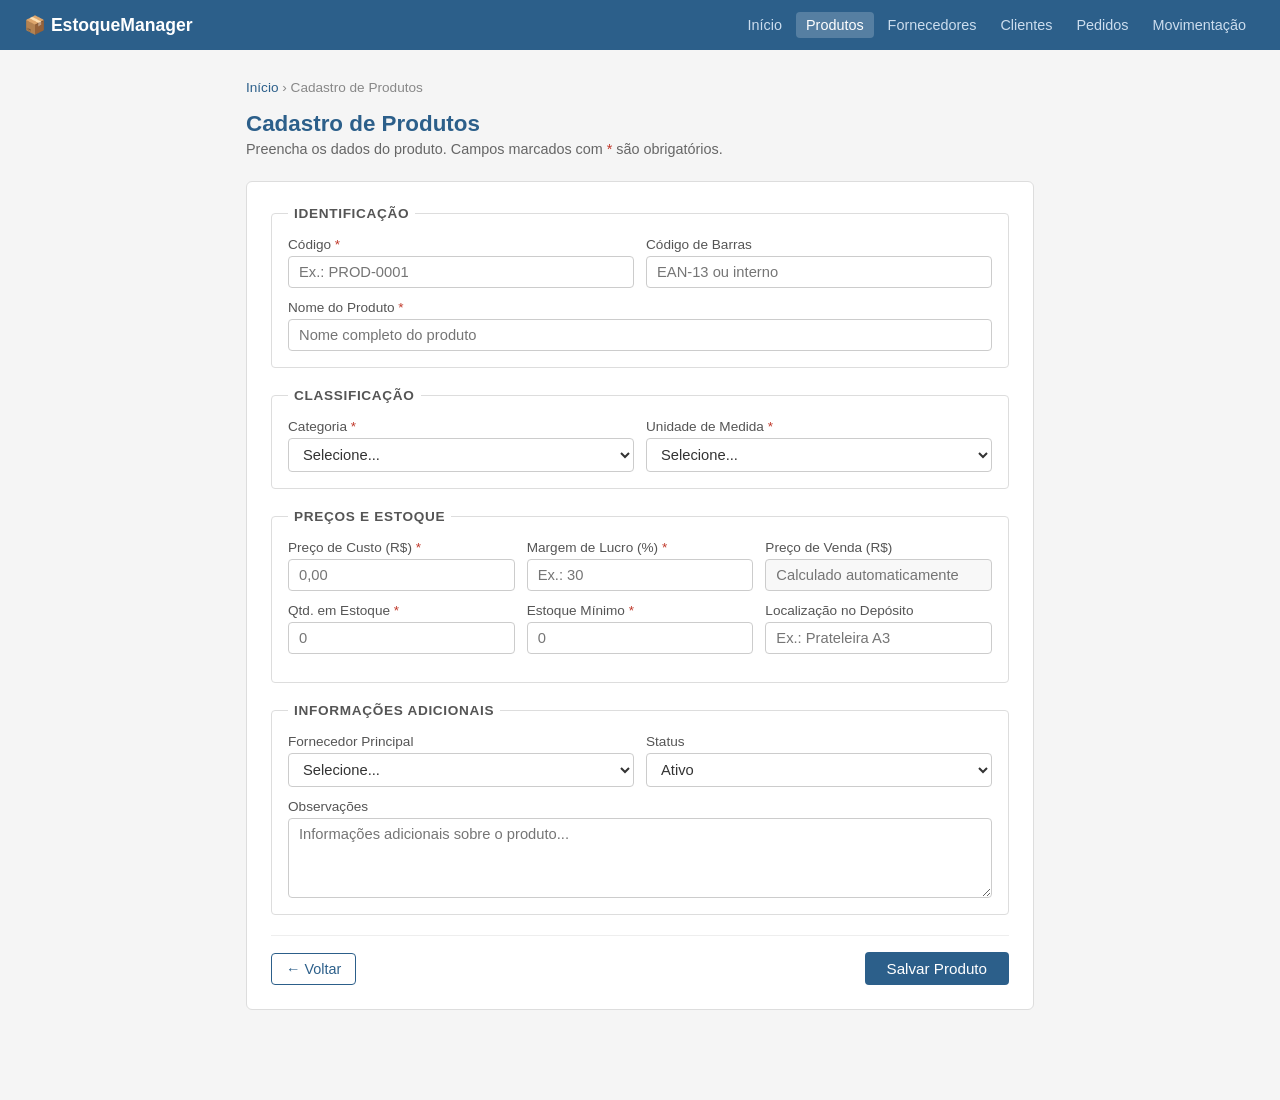
<file: produtos.html>
<!DOCTYPE html>
<html lang="pt-BR">
<head>
  <meta charset="UTF-8"/>
  <meta name="viewport" content="width=device-width, initial-scale=1.0"/>
  <title>Cadastro de Produtos – EstoqueManager</title>
  <link rel="stylesheet" href="shared.css">
</head>
<body>
  <header>
    <a class="logo" href="../index.html">📦 EstoqueManager</a>
    <nav>
      <a href="../index.html">Início</a>
      <a href="produtos.html" class="active">Produtos</a>
      <a href="fornecedores.html">Fornecedores</a>
      <a href="clientes.html">Clientes</a>
      <a href="pedidos.html">Pedidos</a>
      <a href="movimentacao.html">Movimentação</a>
    </nav>
  </header>

  <div class="page-wrapper">
    <div class="breadcrumb"><a href="../index.html">Início</a> › Cadastro de Produtos</div>
    <h1>Cadastro de Produtos</h1>
    <p class="subtitle">Preencha os dados do produto. Campos marcados com <span style="color:#c0392b">*</span> são obrigatórios.</p>

    <div class="form-card">
      <form id="formProduto" novalidate>

        <fieldset>
          <legend>Identificação</legend>
          <div class="row">
            <div class="field">
              <label>Código <span class="req">*</span></label>
              <input type="text" id="codigo" placeholder="Ex.: PROD-0001" maxlength="20">
              <span class="field-error" id="erCodigo">Campo obrigatório.</span>
            </div>
            <div class="field">
              <label>Código de Barras</label>
              <input type="text" id="codBarras" placeholder="EAN-13 ou interno">
            </div>
          </div>
          <div class="row">
            <div class="field full">
              <label>Nome do Produto <span class="req">*</span></label>
              <input type="text" id="nomeProduto" placeholder="Nome completo do produto">
              <span class="field-error" id="erNome">Campo obrigatório.</span>
            </div>
          </div>
        </fieldset>

        <fieldset>
          <legend>Classificação</legend>
          <div class="row">
            <div class="field">
              <label>Categoria <span class="req">*</span></label>
              <select id="categoria">
                <option value="">Selecione...</option>
                <option>Eletrônicos</option>
                <option>Informática</option>
                <option>Papelaria</option>
                <option>Limpeza</option>
                <option>Alimentos</option>
                <option>Outros</option>
              </select>
              <span class="field-error" id="erCategoria">Campo obrigatório.</span>
            </div>
            <div class="field">
              <label>Unidade de Medida <span class="req">*</span></label>
              <select id="unidade">
                <option value="">Selecione...</option>
                <option>Unidade (UN)</option>
                <option>Caixa (CX)</option>
                <option>Quilo (KG)</option>
                <option>Litro (LT)</option>
                <option>Metro (MT)</option>
              </select>
              <span class="field-error" id="erUnidade">Campo obrigatório.</span>
            </div>
          </div>
        </fieldset>

        <fieldset>
          <legend>Preços e Estoque</legend>
          <div class="row">
            <div class="field">
              <label>Preço de Custo (R$) <span class="req">*</span></label>
              <input type="number" id="precoCusto" min="0" step="0.01" placeholder="0,00">
              <span class="field-error" id="erCusto">Campo obrigatório.</span>
            </div>
            <div class="field">
              <label>Margem de Lucro (%) <span class="req">*</span></label>
              <input type="number" id="margem" min="0" step="0.01" placeholder="Ex.: 30">
              <span class="field-error" id="erMargem">Campo obrigatório.</span>
            </div>
            <div class="field">
              <label>Preço de Venda (R$)</label>
              <input type="number" id="precoVenda" readonly placeholder="Calculado automaticamente">
            </div>
          </div>
          <div class="row">
            <div class="field">
              <label>Qtd. em Estoque <span class="req">*</span></label>
              <input type="number" id="qtdAtual" min="0" placeholder="0">
              <span class="field-error" id="erQtd">Campo obrigatório.</span>
            </div>
            <div class="field">
              <label>Estoque Mínimo <span class="req">*</span></label>
              <input type="number" id="estoqueMin" min="0" placeholder="0">
              <span class="field-error" id="erMin">Campo obrigatório.</span>
            </div>
            <div class="field">
              <label>Localização no Depósito</label>
              <input type="text" id="localizacao" placeholder="Ex.: Prateleira A3">
            </div>
          </div>
          <div class="info-box" id="infoBox"></div>
        </fieldset>

        <fieldset>
          <legend>Informações Adicionais</legend>
          <div class="row">
            <div class="field">
              <label>Fornecedor Principal</label>
              <select id="fornecedor">
                <option value="">Selecione...</option>
                <option>Fornecedor ABC Ltda</option>
                <option>Tech Distribuições</option>
                <option>Mega Atacado</option>
              </select>
            </div>
            <div class="field">
              <label>Status</label>
              <select id="status">
                <option value="ativo">Ativo</option>
                <option value="inativo">Inativo</option>
                <option value="descontinuado">Descontinuado</option>
              </select>
            </div>
          </div>
          <div class="row">
            <div class="field full">
              <label>Observações</label>
              <textarea id="obs" placeholder="Informações adicionais sobre o produto..."></textarea>
            </div>
          </div>
        </fieldset>

        <div class="form-actions">
          <a class="btn-back" href="../index.html">← Voltar</a>
          <button type="submit" class="btn-submit">Salvar Produto</button>
        </div>
      </form>
    </div>
  </div>

  <div class="toast" id="toast"></div>

  <script>
    // Lógica 1: Calcular preço de venda automaticamente
    function calcVenda() {
      const custo = parseFloat(document.getElementById('precoCusto').value) || 0;
      const margem = parseFloat(document.getElementById('margem').value) || 0;
      const venda = document.getElementById('precoVenda');
      venda.value = (custo > 0 && margem > 0) ? (custo * (1 + margem / 100)).toFixed(2) : '';
    }
    document.getElementById('precoCusto').addEventListener('input', calcVenda);
    document.getElementById('margem').addEventListener('input', calcVenda);

    // Lógica 2: Alerta quando estoque atual está abaixo do mínimo
    function checarEstoque() {
      const atual = parseInt(document.getElementById('qtdAtual').value) || 0;
      const min = parseInt(document.getElementById('estoqueMin').value) || 0;
      const box = document.getElementById('infoBox');
      if (min > 0 && atual < min) {
        box.textContent = '⚠ Atenção: estoque atual (' + atual + ') está abaixo do mínimo (' + min + '). Um pedido de reposição será gerado ao salvar.';
        box.className = 'info-box show';
      } else {
        box.className = 'info-box';
      }
    }
    document.getElementById('qtdAtual').addEventListener('input', checarEstoque);
    document.getElementById('estoqueMin').addEventListener('input', checarEstoque);

    // Validação e envio
    const obrigatorios = [
      ['codigo','erCodigo'],['nomeProduto','erNome'],['categoria','erCategoria'],
      ['unidade','erUnidade'],['precoCusto','erCusto'],['margem','erMargem'],
      ['qtdAtual','erQtd'],['estoqueMin','erMin']
    ];
    obrigatorios.forEach(([id, er]) => {
      document.getElementById(id).addEventListener('input', () => {
        document.getElementById(id).classList.remove('error');
        document.getElementById(er).classList.remove('show');
      });
    });

    document.getElementById('formProduto').addEventListener('submit', function(e) {
      e.preventDefault();
      let ok = true;
      obrigatorios.forEach(([id, er]) => {
        if (!document.getElementById(id).value.trim()) {
          document.getElementById(id).classList.add('error');
          document.getElementById(er).classList.add('show');
          ok = false;
        }
      });
      if (!ok) { toast('Preencha todos os campos obrigatórios.', 'err'); return; }
      toast('Produto cadastrado com sucesso!', 'ok');
      setTimeout(() => this.reset(), 1800);
    });

    function toast(msg, tipo) {
      const t = document.getElementById('toast');
      t.textContent = msg;
      t.className = 'toast show ' + tipo;
      setTimeout(() => t.className = 'toast', 3000);
    }
  </script>
</body>
</html>
</file>
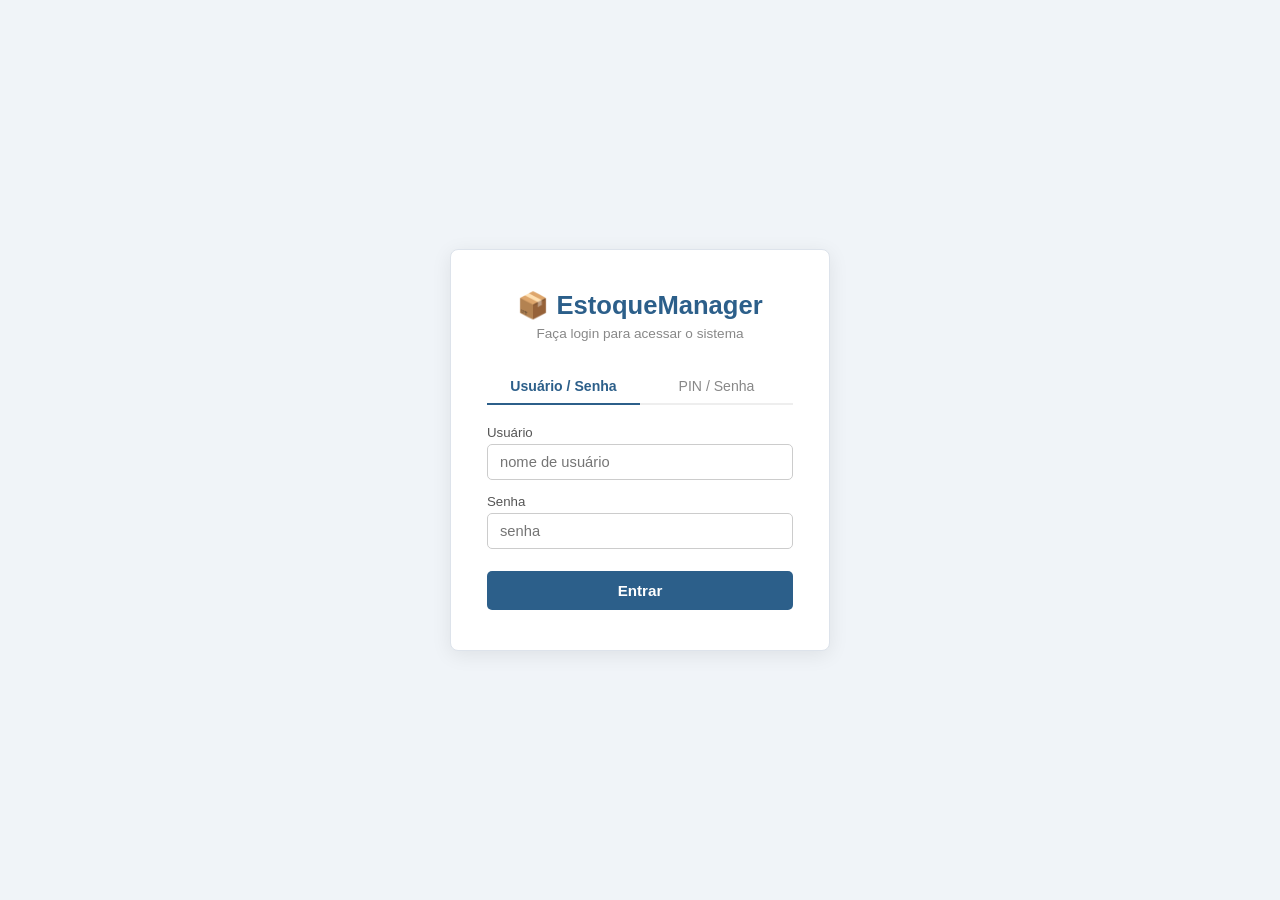
<file: pages/clientes.html>
<!DOCTYPE html>
<html lang="pt-BR">
<head>
  <meta charset="UTF-8"/>
  <meta name="viewport" content="width=device-width, initial-scale=1.0"/>
  <title>Cadastro de Clientes – EstoqueManager</title>
  <link rel="stylesheet" href="../shared.css">
  <style>

    .btn-edit, .btn-delete {
      border: none; border-radius: 4px; padding: 4px 10px;
      font-size: .82rem; cursor: pointer; margin: 0 2px;
    }
    .btn-edit   { background: #2c5f8a; color: white; }
    .btn-edit:hover   { background: #245178; }
    .btn-delete { background: #c0392b; color: white; }
    .btn-delete:hover { background: #a93226; }


    #modalOverlay {
      display: none; position: fixed; inset: 0;
      background: rgba(0,0,0,.45); z-index: 1000;
      align-items: center; justify-content: center;
    }
    #modalOverlay.show { display: flex; }
    #modalBox {
      background: white; border-radius: 6px; padding: 28px 32px;
      max-width: 380px; width: 90%; text-align: center;
      box-shadow: 0 4px 20px rgba(0,0,0,.25);
    }
    #modalBox h3  { color: #c0392b; margin-bottom: 10px; }
    #modalBox p   { font-size: .92rem; color: #555; margin-bottom: 22px; }
    #modalBox .modal-actions { display: flex; gap: 12px; justify-content: center; }
    #btnConfirmaExclusao { background: #c0392b; color: white; }
    #btnConfirmaExclusao:hover { background: #a93226; }

    #formCliente.editing { border-top: 3px solid #e67e22; }
    #modoEdicaoAviso {
      display: none; background: #fff3cd; border: 1px solid #f0c040;
      border-radius: 4px; padding: 8px 14px; font-size: .88rem;
      color: #7a5c00; margin-bottom: 16px;
    }
    #modoEdicaoAviso.show { display: block; }

    .loading-row td {
      text-align: center; padding: 16px; color: #888; font-size: .88rem;
    }

    #paginacao { display: flex; gap: 6px; justify-content: center; margin-top: 10px; }
    .pg-btn {
      border: 1px solid #ccc; background: white; border-radius: 4px;
      padding: 4px 10px; cursor: pointer; font-size: .85rem;
    }
    .pg-btn.ativo { background: #2c5f8a; color: white; border-color: #2c5f8a; }
    .pg-btn:hover:not(.ativo) { background: #eef4fa; }
  </style>
</head>
<body>

  <header>
    <a class="logo" href="../index.html">📦 EstoqueManager</a>
    <nav>
      <a href="../index.html">Início</a>
      <a href="produtos.html">Produtos</a>
      <a href="fornecedores.html">Fornecedores</a>
      <a href="clientes.html" class="active">Clientes</a>
      <a href="usuarios.html">Usuários</a>
      <a href="pedidos.html">Pedidos</a>
      <a href="movimentacao.html">Movimentação</a>
    </nav>
  </header>

  <div class="page-wrapper">
    <div class="breadcrumb"><a href="../index.html">Início</a> › Cadastro de Clientes</div>
    <h1>Cadastro de Clientes</h1>
    <p class="subtitle">
      Gerencie clientes físicos e jurídicos.
      Campos marcados com <span style="color:#c0392b">*</span> são obrigatórios.
    </p>

    <div class="form-card" style="margin-bottom:24px;">
      <div style="display:flex;align-items:flex-end;gap:10px;flex-wrap:wrap;margin-bottom:16px;">
        <div class="field" style="flex:1;min-width:200px;margin:0;">
          <label>Pesquisar Cliente</label>
          <input type="text" id="campoPesquisa" placeholder="Digite nome, documento ou e-mail…">
        </div>
        <button type="button" class="btn-submit" id="btnPesquisar">🔍 Pesquisar</button>
        <button type="button" class="btn-submit" id="btnNovo"
                style="background:#27ae60;"
                onclick="abrirFormularioNovo()">➕ Novo</button>
      </div>

      <div id="resultadoPesquisa" style="display:none;">
        <p style="font-size:.85rem;color:#555;margin-bottom:8px;">
          Resultados: <strong id="totalRegistros">0</strong> cliente(s) encontrado(s)
        </p>
        <div style="overflow-x:auto;">
          <table id="tabelaClientes"
                 style="width:100%;border-collapse:collapse;font-size:.9rem;">
            <thead>
              <tr style="background:#2c5f8a;color:white;">
                <th style="padding:9px 12px;text-align:left;">Código</th>
                <th style="padding:9px 12px;text-align:left;">Nome / Razão Social</th>
                <th style="padding:9px 12px;text-align:left;">Documento</th>
                <th style="padding:9px 12px;text-align:left;">Categoria</th>
                <th style="padding:9px 12px;text-align:left;">E-mail</th>
                <th style="padding:9px 12px;text-align:center;">Ações</th>
              </tr>
            </thead>
            <tbody id="tabelaClientesBody"></tbody>
          </table>
        </div>
        <p id="semResultados"
           style="display:none;color:#888;font-size:.88rem;margin-top:8px;text-align:center;">
          Nenhum resultado encontrado.
        </p>
        <div id="paginacao"></div>
      </div>
    </div>

    <div class="form-card" id="painelFormulario">
      <div id="modoEdicaoAviso">✏️ Modo edição — você está alterando o cliente <strong id="nomeEdicaoAviso"></strong>.</div>

      <form id="formCliente" novalidate>
        <input type="hidden" id="clienteId">

        <fieldset>
          <legend>Tipo de Pessoa</legend>
          <div class="row">
            <div class="field">
              <label>Tipo <span class="req">*</span></label>
              <select id="tipoPessoa">
                <option value="">Selecione…</option>
                <option value="PF">Pessoa Física (CPF)</option>
                <option value="PJ">Pessoa Jurídica (CNPJ)</option>
              </select>
              <span class="field-error" id="erTipo">Campo obrigatório.</span>
            </div>
          </div>
        </fieldset>

        <fieldset>
          <legend>Dados Pessoais</legend>
          <div class="row">
            <div class="field w2">
              <label>Nome / Razão Social <span class="req">*</span></label>
              <input type="text" id="nomeCliente" placeholder="Nome completo ou razão social">
              <span class="field-error" id="erNome">Campo obrigatório.</span>
            </div>
            <div class="field">
              <label id="labelDoc">CPF / CNPJ <span class="req">*</span></label>
              <input type="text" id="documento" placeholder="000.000.000-00" maxlength="18">
              <span class="field-error" id="erDoc">Campo obrigatório.</span>
            </div>
          </div>
          <div class="row">
            <div class="field">
              <label>Data de Nascimento</label>
              <input type="date" id="dataNasc">
            </div>
            <div class="field">
              <label>Limite de Crédito (R$)</label>
              <input type="number" id="limiteCredito" min="0" step="0.01" placeholder="0,00">
            </div>
            <div class="field">
              <label>Categoria</label>
              <select id="categoriaCliente">
                <option value="">Selecione…</option>
                <option>Bronze</option>
                <option>Prata</option>
                <option>Ouro</option>
                <option>Platinum</option>
              </select>
            </div>
          </div>
          <div class="info-box" id="infoBox"></div>
        </fieldset>

        <fieldset>
          <legend>Contato</legend>
          <div class="row">
            <div class="field">
              <label>Telefone <span class="req">*</span></label>
              <input type="tel" id="telCliente" placeholder="(00) 0000-0000">
              <span class="field-error" id="erTel">Campo obrigatório.</span>
            </div>
            <div class="field">
              <label>Celular</label>
              <input type="tel" id="celCliente" placeholder="(00) 9 0000-0000">
            </div>
            <div class="field">
              <label>E-mail <span class="req">*</span></label>
              <input type="email" id="emailCliente" placeholder="cliente@email.com">
              <span class="field-error" id="erEmail">E-mail inválido.</span>
            </div>
          </div>
        </fieldset>

        <fieldset>
          <legend>Endereço</legend>
          <div class="row">
            <div class="field">
              <label>CEP <span class="req">*</span></label>
              <input type="text" id="cep" placeholder="00000-000" maxlength="9">
              <span class="field-error" id="erCep">Campo obrigatório.</span>
            </div>
            <div class="field w2">
              <label>Logradouro <span class="req">*</span></label>
              <input type="text" id="rua" placeholder="Rua, Avenida…">
              <span class="field-error" id="erRua">Campo obrigatório.</span>
            </div>
            <div class="field">
              <label>Número</label>
              <input type="text" id="numero" placeholder="Nº">
            </div>
          </div>
          <div class="row">
            <div class="field">
              <label>Complemento</label>
              <input type="text" id="complemento" placeholder="Apto, Sala…">
            </div>
            <div class="field">
              <label>Bairro</label>
              <input type="text" id="bairro" placeholder="Bairro">
            </div>
            <div class="field">
              <label>Cidade <span class="req">*</span></label>
              <input type="text" id="cidade" placeholder="Cidade">
              <span class="field-error" id="erCidade">Campo obrigatório.</span>
            </div>
            <div class="field">
              <label>Estado</label>
              <select id="estado">
                <option value="">UF</option>
                <option>MG</option><option>SP</option><option>RJ</option><option>GO</option>
                <option>DF</option><option>BA</option><option>PR</option><option>RS</option>
                <option>SC</option><option>PE</option><option>CE</option><option>AM</option>
                <option>PA</option><option>MT</option><option>MS</option><option>ES</option>
              </select>
            </div>
          </div>
        </fieldset>

        <div class="form-actions">
          <button type="button" class="btn-back" id="btnCancelar">← Cancelar</button>
          <button type="submit" class="btn-submit" id="btnSalvar">💾 Salvar Cliente</button>
        </div>
      </form>
    </div>
  </div>

  <div id="modalOverlay">
    <div id="modalBox">
      <h3>⚠️ Confirmar Exclusão</h3>
      <p id="modalMensagem">Deseja realmente excluir este cliente? Esta ação não pode ser desfeita.</p>
      <div class="modal-actions">
        <button class="btn-back"   id="btnCancelaModal">Cancelar</button>
        <button class="btn-submit" id="btnConfirmaExclusao">Excluir</button>
      </div>
    </div>
  </div>

  <div class="toast" id="toast"></div>

  <script src="auth.js"></script>
  <script src="clientes.js"></script>
</body>
</html>
</file>
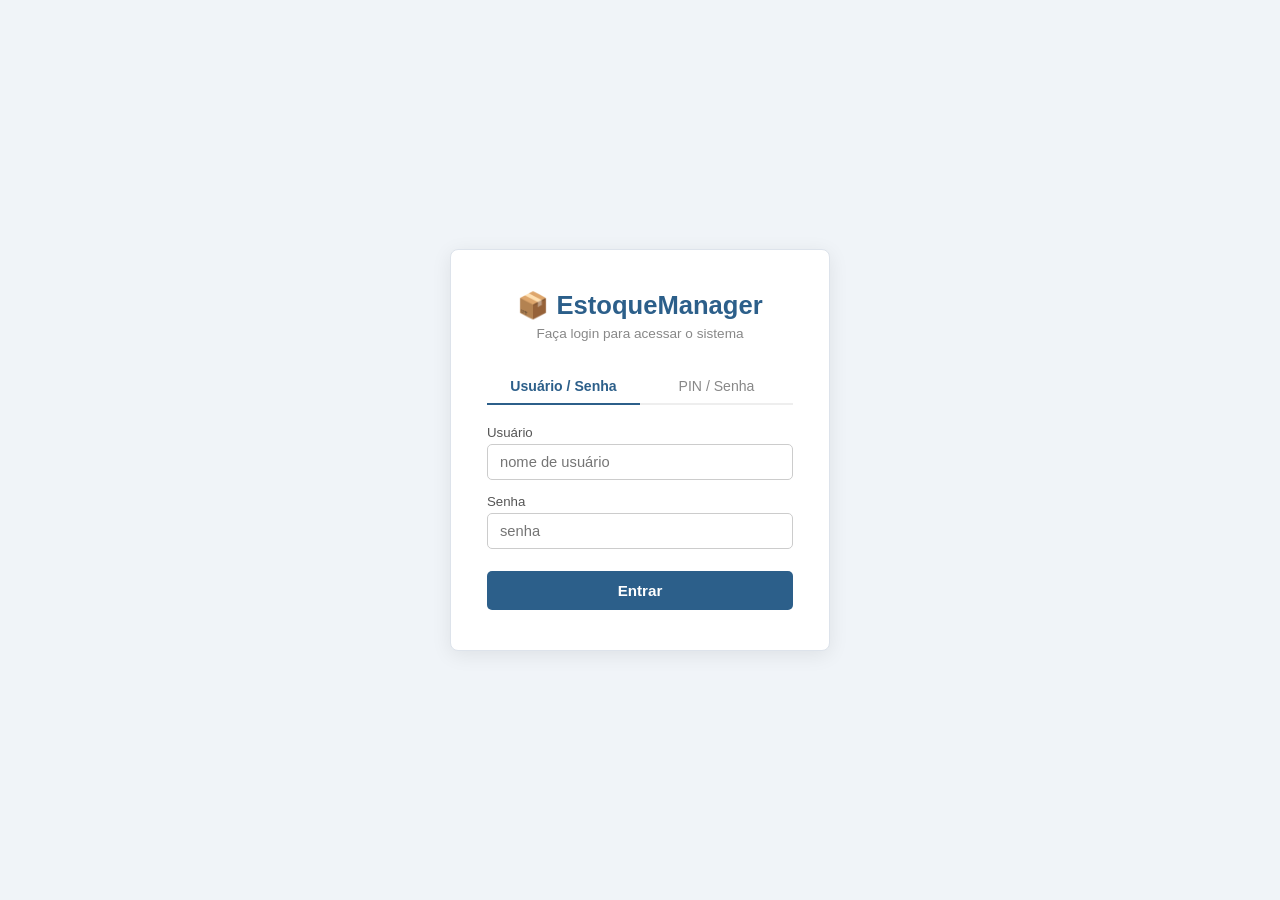
<file: pages/fornecedores.html>
<!DOCTYPE html>
<html lang="pt-BR">
<head>
  <meta charset="UTF-8"/>
  <meta name="viewport" content="width=device-width, initial-scale=1.0"/>
  <title>Fornecedores — EstoqueManager</title>
  <link rel="stylesheet" href="../shared.css">
</head>
<body>
  <header>
    <a class="logo" href="../index.html">📦 EstoqueManager</a>
    <nav>
      <a href="../index.html">Início</a>
      <a href="produtos.html">Produtos</a>
      <a href="fornecedores.html" class="active">Fornecedores</a>
      <a href="clientes.html">Clientes</a>
      <a href="usuarios.html">Usuários</a>
      <a href="pedidos.html">Pedidos</a>
      <a href="movimentacao.html">Movimentação</a>
    </nav>
  </header>

  <div class="page-wrapper">
    <div class="breadcrumb"><a href="../index.html">Início</a> › Fornecedores</div>
    <h1>Cadastro de Fornecedores</h1>
    <p class="subtitle">Gerencie os fornecedores. Campos com <span style="color:#c0392b">*</span> são obrigatórios.</p>

    <!-- Pesquisa -->
    <div class="form-card" style="margin-bottom:16px;">
      <fieldset>
        <legend>Pesquisar Fornecedores</legend>
        <div style="display:flex;gap:8px;flex-wrap:wrap;align-items:flex-end;">
          <div class="field" style="flex:1;">
            <label>Busca</label>
            <input id="campoPesquisa" placeholder="Razão social, CNPJ ou cidade…"/>
          </div>
          <button class="btn-submit" id="btnPesquisar">🔍 Pesquisar</button>
          <button class="btn-submit" id="btnNovo" style="background:#27ae60;">+ Novo Fornecedor</button>
        </div>
        <div id="resultadoPesquisa" style="display:none;margin-top:14px;">
          <p style="font-size:.85rem;color:#666;margin-bottom:8px;">
            Resultados: <strong id="totalRegistros">0</strong> fornecedor(es)
          </p>
          <div style="overflow-x:auto;">
            <table style="width:100%;border-collapse:collapse;font-size:.88rem;">
              <thead>
                <tr style="background:#f8f8f8;color:#555;">
                  <th style="padding:8px;text-align:left;">Razão Social</th>
                  <th style="padding:8px;text-align:left;">CNPJ</th>
                  <th style="padding:8px;text-align:left;">Segmento</th>
                  <th style="padding:8px;text-align:left;">Telefone</th>
                  <th style="padding:8px;text-align:left;">Cidade/UF</th>
                  <th style="padding:8px;text-align:center;">Ações</th>
                </tr>
              </thead>
              <tbody id="tabelaBody"></tbody>
            </table>
          </div>
          <div id="paginacao" style="display:flex;gap:6px;margin-top:10px;flex-wrap:wrap;"></div>
        </div>
        <p id="semResultados" style="display:none;color:#999;font-size:.88rem;padding:10px 0;">Nenhum fornecedor encontrado.</p>
      </fieldset>
    </div>

    <!-- Formulário -->
    <div class="form-card" id="painelFormulario" style="display:none;">
      <div id="modoEdicaoAviso" style="display:none;background:#fff3cd;border:1px solid #ffc107;border-radius:4px;padding:8px 12px;margin-bottom:12px;font-size:.88rem;color:#856404;">
        ✏️ Editando: <strong id="nomeEdicaoAviso"></strong>
      </div>
      <form id="formFornecedor" novalidate>
        <input type="hidden" id="fornecedorId"/>

        <fieldset>
          <legend>Dados da Empresa</legend>
          <div class="row">
            <div class="field w2">
              <label>Razão Social <span class="req">*</span></label>
              <input type="text" id="razaoSocial" placeholder="Nome oficial da empresa"/>
              <span class="field-error" id="erRazao">Campo obrigatório.</span>
            </div>
            <div class="field">
              <label>Nome Fantasia</label>
              <input type="text" id="nomeFantasia" placeholder="Nome comercial"/>
            </div>
          </div>
          <div class="row">
            <div class="field">
              <label>CNPJ <span class="req">*</span></label>
              <input type="text" id="cnpj" placeholder="00.000.000/0001-00" maxlength="18"/>
              <span class="field-error" id="erCnpj">Campo obrigatório.</span>
            </div>
            <div class="field">
              <label>Inscrição Estadual</label>
              <input type="text" id="ie" placeholder="Opcional"/>
            </div>
            <div class="field">
              <label>Segmento <span class="req">*</span></label>
              <select id="segmento">
                <option value="">Selecione...</option>
                <option>Distribuidor</option><option>Fabricante</option>
                <option>Importador</option><option>Atacadista</option>
                <option>Prestador de Serviço</option>
              </select>
              <span class="field-error" id="erSegmento">Campo obrigatório.</span>
            </div>
          </div>
        </fieldset>

        <fieldset>
          <legend>Contato</legend>
          <div class="row">
            <div class="field">
              <label>Responsável <span class="req">*</span></label>
              <input type="text" id="contato" placeholder="Nome do contato"/>
              <span class="field-error" id="erContato">Campo obrigatório.</span>
            </div>
            <div class="field">
              <label>Cargo</label>
              <input type="text" id="cargo" placeholder="Ex.: Gerente Comercial"/>
            </div>
          </div>
          <div class="row">
            <div class="field">
              <label>Telefone <span class="req">*</span></label>
              <input type="tel" id="telefone" placeholder="(00) 0000-0000"/>
              <span class="field-error" id="erTel">Campo obrigatório.</span>
            </div>
            <div class="field">
              <label>Celular</label>
              <input type="tel" id="celular" placeholder="(00) 9 0000-0000"/>
            </div>
            <div class="field">
              <label>E-mail</label>
              <input type="email" id="email" placeholder="contato@empresa.com"/>
            </div>
          </div>
        </fieldset>

        <fieldset>
          <legend>Endereço</legend>
          <div class="row">
            <div class="field">
              <label>CEP <span class="req">*</span></label>
              <input type="text" id="cep" placeholder="00000-000" maxlength="9"/>
              <span class="field-error" id="erCep">Campo obrigatório.</span>
            </div>
            <div class="field w2">
              <label>Logradouro <span class="req">*</span></label>
              <input type="text" id="logradouro" placeholder="Rua, Avenida..."/>
              <span class="field-error" id="erLog">Campo obrigatório.</span>
            </div>
            <div class="field">
              <label>Número</label>
              <input type="text" id="numero" placeholder="Nº"/>
            </div>
          </div>
          <div class="row">
            <div class="field">
              <label>Bairro</label>
              <input type="text" id="bairro" placeholder="Bairro"/>
            </div>
            <div class="field">
              <label>Cidade <span class="req">*</span></label>
              <input type="text" id="cidade" placeholder="Cidade"/>
              <span class="field-error" id="erCidade">Campo obrigatório.</span>
            </div>
            <div class="field">
              <label>Estado</label>
              <select id="estado">
                <option value="">UF</option>
                <option>AC</option><option>AL</option><option>AM</option><option>AP</option>
                <option>BA</option><option>CE</option><option>DF</option><option>ES</option>
                <option>GO</option><option>MA</option><option>MG</option><option>MS</option>
                <option>MT</option><option>PA</option><option>PB</option><option>PE</option>
                <option>PI</option><option>PR</option><option>RJ</option><option>RN</option>
                <option>RO</option><option>RR</option><option>RS</option><option>SC</option>
                <option>SE</option><option>SP</option><option>TO</option>
              </select>
            </div>
          </div>
        </fieldset>

        <fieldset>
          <legend>Condições Comerciais</legend>
          <div class="row">
            <div class="field">
              <label>Prazo de Entrega (dias)</label>
              <input type="number" id="prazo" min="1" placeholder="Ex.: 7"/>
            </div>
            <div class="field">
              <label>Forma de Pagamento</label>
              <select id="pagamento">
                <option value="">Selecione...</option>
                <option>À vista</option><option>30 dias</option>
                <option>30/60 dias</option><option>30/60/90 dias</option>
                <option>Boleto 30 dias</option>
              </select>
            </div>
          </div>
          <div class="row">
            <div class="field full">
              <label>Observações</label>
              <textarea id="obs" placeholder="Condições especiais, limite de crédito..."></textarea>
            </div>
          </div>
        </fieldset>

        <div class="form-actions">
          <button type="button" class="btn-back" id="btnCancelar">← Cancelar</button>
          <button type="submit" class="btn-submit" id="btnSalvar">Salvar Fornecedor</button>
        </div>
      </form>
    </div>
  </div>

  <div class="toast" id="toast"></div>
  <script src="auth.js"></script>
  <script>
  'use strict';
  const API = 'fornecedores_api.php';
  let pagina = 1, totalPag = 1, editandoId = null;

  function toast(msg, ok = true) {
    const t = document.getElementById('toast');
    t.textContent = msg; t.className = 'toast show ' + (ok ? 'ok' : 'err');
    setTimeout(() => t.className = 'toast', 3000);
  }
  async function api(url, opts = {}) {
    const r = await fetch(url, opts);
    try { return await r.json(); } catch { return { ok: false, mensagem: 'Erro de servidor.' }; }
  }
  function esc(s) { return String(s??'').replace(/&/g,'&amp;').replace(/</g,'&lt;').replace(/>/g,'&gt;'); }

  async function carregarLista() {
    const q   = document.getElementById('campoPesquisa').value.trim();
    const j   = await api(API + `?pagina=${pagina}&por_pagina=10` + (q ? '&search=' + encodeURIComponent(q) : ''));
    document.getElementById('resultadoPesquisa').style.display = 'block';
    document.getElementById('semResultados').style.display = 'none';
    if (!j.ok) { toast(j.mensagem, false); return; }
    document.getElementById('totalRegistros').textContent = j.total ?? 0;
    totalPag = Math.max(1, Math.ceil((j.total ?? 0) / 10));
    const tbody = document.getElementById('tabelaBody');
    if (!j.data || j.data.length === 0) {
      tbody.innerHTML = '';
      document.getElementById('semResultados').style.display = 'block';
      document.getElementById('resultadoPesquisa').style.display = 'none';
      return;
    }
    tbody.innerHTML = j.data.map(f => `
      <tr style="border-bottom:1px solid #eee;">
        <td style="padding:8px;">${esc(f.razao_social)}</td>
        <td style="padding:8px;">${esc(f.cnpj)}</td>
        <td style="padding:8px;">${esc(f.segmento)}</td>
        <td style="padding:8px;">${esc(f.telefone)}</td>
        <td style="padding:8px;">${esc(f.cidade)}${f.estado ? '/'+esc(f.estado) : ''}</td>
        <td style="padding:8px;text-align:center;white-space:nowrap;">
          <button onclick="editarFornecedor(${f.id})" style="background:#2980b9;color:#fff;border:none;border-radius:4px;padding:4px 10px;font-size:.8rem;cursor:pointer;">✏ Editar</button>
          <button onclick="excluirFornecedor(${f.id},'${esc(f.razao_social)}')" style="background:#c0392b;color:#fff;border:none;border-radius:4px;padding:4px 10px;font-size:.8rem;cursor:pointer;margin-left:4px;">🗑 Excluir</button>
        </td>
      </tr>`).join('');
    renderPaginacao();
  }

  function renderPaginacao() {
    const div = document.getElementById('paginacao'); div.innerHTML = '';
    for (let i = 1; i <= totalPag; i++) {
      const b = document.createElement('button');
      b.textContent = i;
      b.style.cssText = `padding:4px 10px;border:1px solid #ccc;border-radius:4px;cursor:pointer;background:${i===pagina?'#2c5f8a':'#fff'};color:${i===pagina?'#fff':'#333'};`;
      b.onclick = () => { pagina = i; carregarLista(); };
      div.appendChild(b);
    }
  }

  function limparForm() {
    editandoId = null;
    document.getElementById('formFornecedor').reset();
    document.getElementById('fornecedorId').value = '';
    document.getElementById('modoEdicaoAviso').style.display = 'none';
    document.querySelectorAll('.field-error').forEach(e => e.classList.remove('show'));
    document.querySelectorAll('input.error,select.error').forEach(e => e.classList.remove('error'));
  }

  async function editarFornecedor(id) {
    const j = await api(API + '?action=buscar&id=' + id);
    if (!j.ok) { toast(j.mensagem, false); return; }
    const f = j.data; editandoId = id;
    document.getElementById('fornecedorId').value = id;
    ['razaoSocial','nomeFantasia','cnpj','ie','contato','cargo',
     'telefone','celular','email','cep','logradouro','numero',
     'bairro','cidade','obs'].forEach(k => {
      const map = { razaoSocial:'razao_social', nomeFantasia:'nome_fantasia',
                    contato:'contato', logradouro:'logradouro' };
      const dbKey = map[k] || k;
      const el = document.getElementById(k);
      if (el) el.value = f[dbKey] ?? '';
    });
    document.getElementById('segmento').value  = f.segmento    ?? '';
    document.getElementById('estado').value    = f.estado      ?? '';
    document.getElementById('prazo').value     = f.prazo_pagto ?? '';
    document.getElementById('pagamento').value = f.forma_pagto ?? '';
    document.getElementById('modoEdicaoAviso').style.display = 'block';
    document.getElementById('nomeEdicaoAviso').textContent   = f.razao_social;
    document.getElementById('painelFormulario').style.display = 'block';
    document.getElementById('painelFormulario').scrollIntoView({ behavior:'smooth' });
  }

  async function excluirFornecedor(id, nome) {
    if (!confirm(`Excluir o fornecedor "${nome}"?`)) return;
    const j = await api(API, { method:'DELETE', headers:{'Content-Type':'application/json'}, body: JSON.stringify({id}) });
    toast(j.mensagem, j.ok);
    if (j.ok) carregarLista();
  }

  document.getElementById('formFornecedor').addEventListener('submit', async (e) => {
    e.preventDefault();
    const obrig = [['razaoSocial','erRazao'],['cnpj','erCnpj'],['segmento','erSegmento'],
                   ['contato','erContato'],['telefone','erTel'],['cep','erCep'],
                   ['logradouro','erLog'],['cidade','erCidade']];
    let valido = true;
    obrig.forEach(([id,er]) => {
      const el = document.getElementById(id);
      if (!el.value.trim()) { el.classList.add('error'); document.getElementById(er).classList.add('show'); valido = false; }
    });
    if (!valido) { toast('Preencha os campos obrigatórios.', false); return; }

    const payload = {
      id: editandoId,
      razao_social:  document.getElementById('razaoSocial').value.trim(),
      nome_fantasia: document.getElementById('nomeFantasia').value.trim(),
      cnpj:          document.getElementById('cnpj').value.trim(),
      ie:            document.getElementById('ie').value.trim(),
      segmento:      document.getElementById('segmento').value,
      contato:       document.getElementById('contato').value.trim(),
      cargo:         document.getElementById('cargo').value.trim(),
      telefone:      document.getElementById('telefone').value.trim(),
      celular:       document.getElementById('celular').value.trim(),
      email:         document.getElementById('email').value.trim(),
      cep:           document.getElementById('cep').value.trim(),
      logradouro:    document.getElementById('logradouro').value.trim(),
      numero:        document.getElementById('numero').value.trim(),
      bairro:        document.getElementById('bairro').value.trim(),
      cidade:        document.getElementById('cidade').value.trim(),
      estado:        document.getElementById('estado').value,
      prazo_pagto:   document.getElementById('prazo').value,
      forma_pagto:   document.getElementById('pagamento').value,
      obs:           document.getElementById('obs').value.trim(),
    };
    const j = await api(API, {
      method: editandoId ? 'PUT' : 'POST',
      headers: {'Content-Type':'application/json'},
      body: JSON.stringify(payload),
    });
    toast(j.mensagem, j.ok);
    if (j.ok) { limparForm(); document.getElementById('painelFormulario').style.display = 'none'; carregarLista(); }
  });

  // Máscara CNPJ
  document.getElementById('cnpj').addEventListener('input', function() {
    let v = this.value.replace(/\D/g,'').slice(0,14);
    v = v.replace(/^(\d{2})(\d)/,'$1.$2').replace(/^(\d{2})\.(\d{3})(\d)/,'$1.$2.$3')
         .replace(/\.(\d{3})(\d)/,'.$1/$2').replace(/(\d{4})(\d)/,'$1-$2');
    this.value = v;
  });

  document.getElementById('btnPesquisar').addEventListener('click', () => { pagina=1; carregarLista(); });
  document.getElementById('campoPesquisa').addEventListener('keydown', e => { if(e.key==='Enter'){pagina=1;carregarLista();}});
  document.getElementById('btnNovo').addEventListener('click', () => {
    limparForm(); document.getElementById('painelFormulario').style.display = 'block';
    document.getElementById('painelFormulario').scrollIntoView({behavior:'smooth'});
  });
  document.getElementById('btnCancelar').addEventListener('click', () => {
    limparForm(); document.getElementById('painelFormulario').style.display = 'none';
  });
  document.querySelectorAll('#formFornecedor input,#formFornecedor select').forEach(el => {
    el.addEventListener('input', () => el.classList.remove('error'));
  });

  window.editarFornecedor  = editarFornecedor;
  window.excluirFornecedor = excluirFornecedor;

  carregarLista();
  </script>
</body>
</html>
</file>
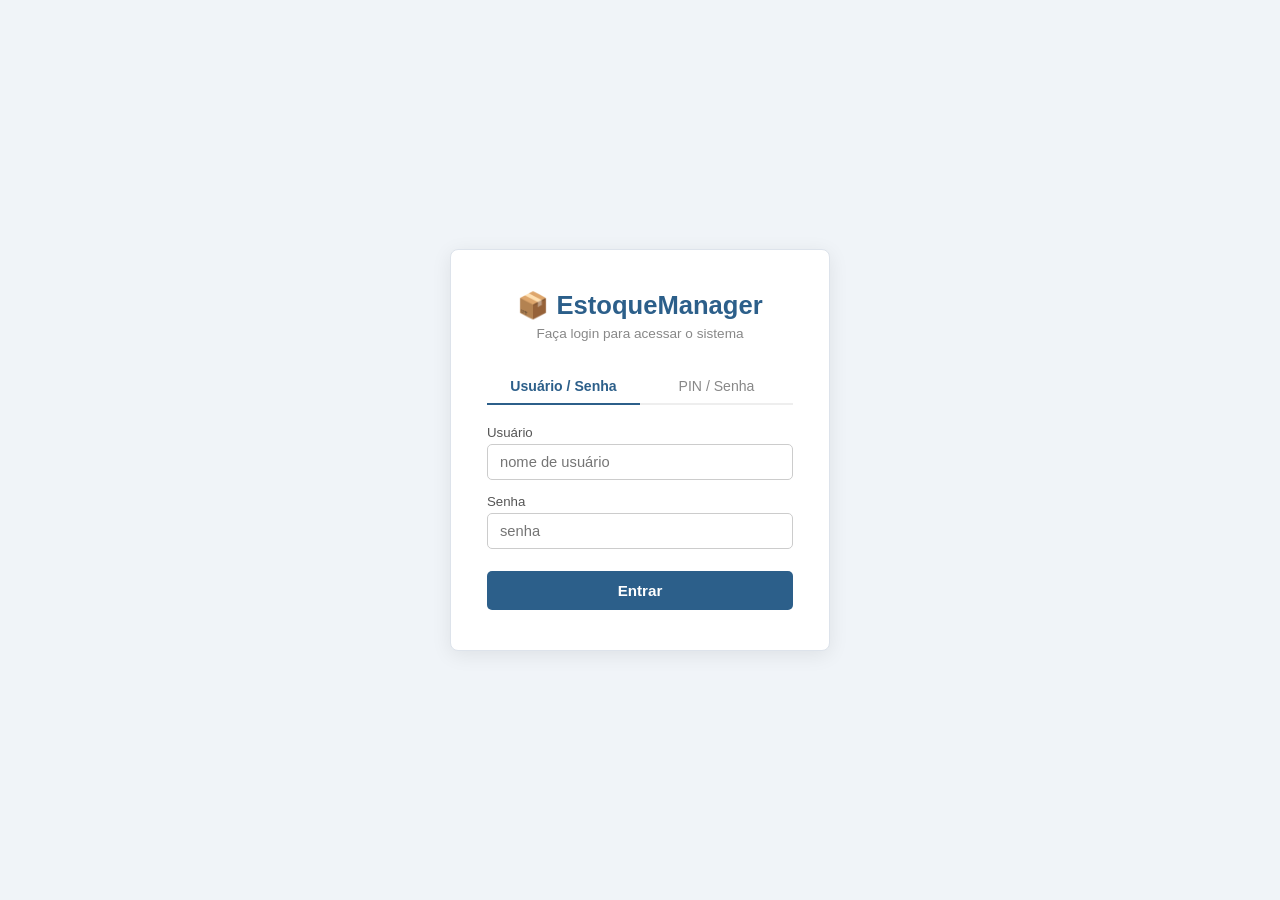
<file: pages/movimentacao.html>
<!DOCTYPE html>
<html lang="pt-BR">
<head>
  <meta charset="UTF-8"/>
  <meta name="viewport" content="width=device-width, initial-scale=1.0"/>
  <title>Movimentação — EstoqueManager</title>
  <link rel="stylesheet" href="../shared.css">
  <style>
    .tipo-entrada { color:#1e8449;font-weight:bold; }
    .tipo-saida   { color:#c0392b;font-weight:bold; }
    .saldo-box    { background:#f0f4f8;border:1px solid #cde;border-radius:5px;padding:10px 14px;margin-top:10px;font-size:.9rem; }
    .saldo-box .num { font-weight:bold;font-size:1rem; }
  </style>
</head>
<body>
  <header>
    <a class="logo" href="../index.html">📦 EstoqueManager</a>
    <nav>
      <a href="../index.html">Início</a>
      <a href="produtos.html">Produtos</a>
      <a href="fornecedores.html">Fornecedores</a>
      <a href="clientes.html">Clientes</a>
      <a href="usuarios.html">Usuários</a>
      <a href="pedidos.html">Pedidos</a>
      <a href="movimentacao.html" class="active">Movimentação</a>
    </nav>
  </header>

  <div class="page-wrapper">
    <div class="breadcrumb"><a href="../index.html">Início</a> › Movimentação de Estoque</div>
    <h1>Movimentação de Estoque</h1>
    <p class="subtitle">Registre entradas e saídas. Campos com <span style="color:#c0392b">*</span> são obrigatórios.</p>

    <!-- Pesquisa / Histórico -->
    <div class="form-card" style="margin-bottom:16px;">
      <fieldset>
        <legend>Histórico de Movimentações</legend>
        <div style="display:flex;gap:8px;flex-wrap:wrap;align-items:flex-end;">
          <div class="field" style="flex:1;">
            <label>Busca</label>
            <input id="campoPesquisa" placeholder="Produto, motivo ou responsável…"/>
          </div>
          <button class="btn-submit" id="btnPesquisar">🔍 Pesquisar</button>
          <button class="btn-submit" id="btnNovo" style="background:#27ae60;">+ Nova Movimentação</button>
        </div>
        <div id="resultadoPesquisa" style="display:none;margin-top:14px;">
          <p style="font-size:.85rem;color:#666;margin-bottom:8px;">
            Resultados: <strong id="totalRegistros">0</strong> movimentação(ões)
          </p>
          <div style="overflow-x:auto;">
            <table style="width:100%;border-collapse:collapse;font-size:.88rem;">
              <thead>
                <tr style="background:#f8f8f8;color:#555;">
                  <th style="padding:8px;">Data</th>
                  <th style="padding:8px;">Tipo</th>
                  <th style="padding:8px;">Produto</th>
                  <th style="padding:8px;text-align:right;">Qtd</th>
                  <th style="padding:8px;">Motivo</th>
                  <th style="padding:8px;">Responsável</th>
                  <th style="padding:8px;text-align:right;">Saldo Após</th>
                  <th style="padding:8px;text-align:center;" id="colAcoes">Ações</th>
                </tr>
              </thead>
              <tbody id="tabelaBody"></tbody>
            </table>
          </div>
          <div id="paginacao" style="display:flex;gap:6px;margin-top:10px;flex-wrap:wrap;"></div>
        </div>
        <p id="semResultados" style="display:none;color:#999;font-size:.88rem;padding:10px 0;">Nenhuma movimentação encontrada.</p>
      </fieldset>
    </div>

    <!-- Formulário nova movimentação -->
    <div class="form-card" id="painelFormulario" style="display:none;">
      <form id="formMov" novalidate>

        <fieldset>
          <legend>Tipo de Movimentação</legend>
          <div class="row">
            <div class="field">
              <label>Tipo <span class="req">*</span></label>
              <div style="display:flex;gap:16px;margin-top:6px;">
                <label style="display:flex;align-items:center;gap:6px;cursor:pointer;">
                  <input type="radio" name="tipoMov" id="tipoEntrada" value="Entrada" onchange="atualizarSaldo()"/> ⬇ Entrada
                </label>
                <label style="display:flex;align-items:center;gap:6px;cursor:pointer;">
                  <input type="radio" name="tipoMov" id="tipoSaida"   value="Saida"   onchange="atualizarSaldo()"/> ⬆ Saída
                </label>
              </div>
              <span class="field-error" id="erTipo">Selecione o tipo.</span>
            </div>
          </div>
        </fieldset>

        <fieldset>
          <legend>Produto e Quantidade</legend>
          <div class="row">
            <div class="field w2">
              <label>Produto <span class="req">*</span></label>
              <select id="prodMov" onchange="atualizarSaldo()">
                <option value="">Carregando…</option>
              </select>
              <span class="field-error" id="erProd">Campo obrigatório.</span>
            </div>
            <div class="field">
              <label>Quantidade <span class="req">*</span></label>
              <input type="number" id="qtdMov" min="1" placeholder="0" oninput="atualizarSaldo()"/>
              <span class="field-error" id="erQtd">Campo obrigatório.</span>
            </div>
            <div class="field">
              <label>Unidade</label>
              <input type="text" id="unidMov" value="UN" placeholder="UN, CX…"/>
            </div>
          </div>
          <div class="saldo-box" id="saldoBox" style="display:none;">
            <div>Saldo atual: <span class="num" id="saldoAtual">—</span></div>
            <div id="saldoNovoRow">Saldo após: <span class="num" id="saldoNovo">—</span></div>
          </div>
          <div class="info-box" id="infoBox"></div>
        </fieldset>

        <fieldset>
          <legend>Detalhes</legend>
          <div class="row">
            <div class="field">
              <label>Motivo <span class="req">*</span></label>
              <select id="motivoMov">
                <option value="">Selecione...</option>
                <option>Compra</option><option>Venda</option><option>Devolução</option>
                <option>Ajuste de Inventário</option><option>Transferência</option>
                <option>Perda / Avaria</option><option>Outros</option>
              </select>
              <span class="field-error" id="erMotivo">Campo obrigatório.</span>
            </div>
            <div class="field">
              <label>Data <span class="req">*</span></label>
              <input type="date" id="dataMov"/>
              <span class="field-error" id="erData">Campo obrigatório.</span>
            </div>
          </div>
          <div class="row">
            <div class="field">
              <label>Nº Documento</label>
              <input type="text" id="numDoc" placeholder="NF, PED, OS…"/>
            </div>
            <div class="field">
              <label>Responsável <span class="req">*</span></label>
              <input type="text" id="responsavel" placeholder="Nome do responsável"/>
              <span class="field-error" id="erResp">Campo obrigatório.</span>
            </div>
          </div>
          <div class="row">
            <div class="field full">
              <label>Observações</label>
              <textarea id="obsMov" placeholder="Detalhes adicionais…"></textarea>
            </div>
          </div>
        </fieldset>

        <div class="form-actions">
          <button type="button" class="btn-back" id="btnCancelar">← Cancelar</button>
          <button type="submit" class="btn-submit">Registrar Movimentação</button>
        </div>
      </form>
    </div>
  </div>

  <div class="toast" id="toast"></div>
  <script src="auth.js"></script>
  <script>
  'use strict';
  const API     = 'movimentacao_api.php';
  const API_PRO = 'produtos_api.php';
  let pagina = 1, totalPag = 1, produtosMap = {};

  function toast(msg, ok=true) {
    const t=document.getElementById('toast');
    t.textContent=msg; t.className='toast show '+(ok?'ok':'err');
    setTimeout(()=>t.className='toast',3000);
  }
  async function api(url,opts={}) {
    const r=await fetch(url,opts);
    try{return await r.json();}catch{return{ok:false,mensagem:'Erro de servidor.'};}
  }
  function esc(s){return String(s??'').replace(/&/g,'&amp;').replace(/</g,'&lt;').replace(/>/g,'&gt;');}
  function fmtData(s){if(!s)return'—';const d=new Date(s+'T00:00:00');return d.toLocaleDateString('pt-BR');}

  async function carregarProdutos() {
    const j = await api(API_PRO + '?action=options');
    const sel = document.getElementById('prodMov');
    sel.innerHTML = '<option value="">— Selecione —</option>';
    produtosMap = {};
    if (j.ok && j.data) {
      j.data.forEach(p => {
        produtosMap[p.id] = p;
        const o = document.createElement('option');
        o.value = p.id; o.textContent = `${p.nome} (${p.codigo}) — Saldo: ${p.estoque_atual}`;
        sel.appendChild(o);
      });
    }
  }

  function atualizarSaldo() {
    const prodId = document.getElementById('prodMov').value;
    const qtd    = parseInt(document.getElementById('qtdMov').value)||0;
    const tipo   = document.querySelector('input[name="tipoMov"]:checked')?.value;
    const box    = document.getElementById('saldoBox');
    const info   = document.getElementById('infoBox');

    if (!prodId) { box.style.display='none'; return; }
    const p      = produtosMap[prodId];
    if (!p) return;

    const saldo  = parseInt(p.estoque_atual)||0;
    const novo   = tipo==='Entrada' ? saldo+qtd : saldo-qtd;
    box.style.display = 'block';
    document.getElementById('saldoAtual').textContent = saldo;
    document.getElementById('saldoNovo').textContent  = qtd>0 ? novo : '—';

    if (tipo==='Saida' && qtd>saldo) {
      info.textContent = '⚠ Saldo insuficiente! Disponível: '+saldo+', solicitado: '+qtd+'.';
      info.className   = 'info-box show';
    } else { info.className='info-box'; }
  }

  async function carregarLista() {
    const q = document.getElementById('campoPesquisa').value.trim();
    const j = await api(API+`?pagina=${pagina}&por_pagina=10`+(q?'&search='+encodeURIComponent(q):''));
    document.getElementById('resultadoPesquisa').style.display='block';
    document.getElementById('semResultados').style.display='none';
    if(!j.ok){toast(j.mensagem,false);return;}
    document.getElementById('totalRegistros').textContent=j.total??0;
    totalPag=Math.max(1,Math.ceil((j.total??0)/10));
    const tbody=document.getElementById('tabelaBody');
    if(!j.data||j.data.length===0){
      tbody.innerHTML='';
      document.getElementById('semResultados').style.display='block';
      document.getElementById('resultadoPesquisa').style.display='none';return;
    }
    const isAdmin=window.usuarioLogado?.admin;
    tbody.innerHTML=j.data.map(m=>`
      <tr style="border-bottom:1px solid #eee;">
        <td style="padding:8px;">${fmtData(m.data_mov)}</td>
        <td style="padding:8px;" class="tipo-${m.tipo==='Entrada'?'entrada':'saida'}">${esc(m.tipo)}</td>
        <td style="padding:8px;">${esc(m.produto_nome||'—')}</td>
        <td style="padding:8px;text-align:right;">${esc(m.quantidade)} ${esc(m.unidade)}</td>
        <td style="padding:8px;">${esc(m.motivo)}</td>
        <td style="padding:8px;">${esc(m.responsavel)}</td>
        <td style="padding:8px;text-align:right;">${esc(m.saldo_apos)}</td>
        <td style="padding:8px;text-align:center;">
          ${isAdmin?`<button onclick="excluirMov(${m.id})" style="background:#c0392b;color:#fff;border:none;border-radius:4px;padding:4px 10px;font-size:.8rem;cursor:pointer;" title="Apenas admin">🗑 Excluir</button>`:'—'}
        </td>
      </tr>`).join('');
    renderPaginacao();
  }

  function renderPaginacao(){
    const div=document.getElementById('paginacao');div.innerHTML='';
    for(let i=1;i<=totalPag;i++){
      const b=document.createElement('button');
      b.textContent=i;
      b.style.cssText=`padding:4px 10px;border:1px solid #ccc;border-radius:4px;cursor:pointer;background:${i===pagina?'#2c5f8a':'#fff'};color:${i===pagina?'#fff':'#333'};`;
      b.onclick=()=>{pagina=i;carregarLista();};
      div.appendChild(b);
    }
  }

  async function excluirMov(id){
    if(!confirm('Excluir esta movimentação? O estoque será revertido.'))return;
    const j=await api(API,{method:'DELETE',headers:{'Content-Type':'application/json'},body:JSON.stringify({id})});
    toast(j.mensagem,j.ok); if(j.ok){await carregarProdutos();carregarLista();}
  }

  document.getElementById('formMov').addEventListener('submit', async(e)=>{
    e.preventDefault();
    const tipo=document.querySelector('input[name="tipoMov"]:checked')?.value;
    const obrig=[
      [tipo?null:'erTipo','erTipo'],
      [document.getElementById('prodMov').value?null:'erProd','erProd'],
      [document.getElementById('qtdMov').value?null:'erQtd','erQtd'],
      [document.getElementById('motivoMov').value?null:'erMotivo','erMotivo'],
      [document.getElementById('dataMov').value?null:'erData','erData'],
      [document.getElementById('responsavel').value.trim()?null:'erResp','erResp'],
    ];
    let ok=true;
    obrig.forEach(([val,er])=>{if(val===null){document.getElementById(er).classList.add('show');ok=false;}});
    if(!ok){toast('Preencha os campos obrigatórios.',false);return;}

    const qtd   = parseInt(document.getElementById('qtdMov').value);
    const prodId= document.getElementById('prodMov').value;
    const saldo = parseInt(produtosMap[prodId]?.estoque_atual)||0;
    if(tipo==='Saida'&&qtd>saldo){toast('Saldo insuficiente!',false);return;}

    const payload={
      tipo,
      produto_id:  prodId,
      quantidade:  qtd,
      unidade:     document.getElementById('unidMov').value.trim()||'UN',
      motivo:      document.getElementById('motivoMov').value,
      data_mov:    document.getElementById('dataMov').value,
      num_doc:     document.getElementById('numDoc').value.trim(),
      responsavel: document.getElementById('responsavel').value.trim(),
      obs:         document.getElementById('obsMov').value.trim(),
    };
    const j=await api(API,{method:'POST',headers:{'Content-Type':'application/json'},body:JSON.stringify(payload)});
    toast(j.mensagem,j.ok);
    if(j.ok){
      document.getElementById('formMov').reset();
      document.getElementById('saldoBox').style.display='none';
      document.getElementById('infoBox').className='info-box';
      document.getElementById('painelFormulario').style.display='none';
      document.querySelectorAll('.field-error').forEach(el=>el.classList.remove('show'));
      await carregarProdutos(); carregarLista();
    }
  });

  document.getElementById('btnPesquisar').addEventListener('click',()=>{pagina=1;carregarLista();});
  document.getElementById('campoPesquisa').addEventListener('keydown',e=>{if(e.key==='Enter'){pagina=1;carregarLista();}});
  document.getElementById('btnNovo').addEventListener('click',()=>{
    document.getElementById('formMov').reset();
    document.getElementById('saldoBox').style.display='none';
    document.getElementById('infoBox').className='info-box';
    document.querySelectorAll('.field-error').forEach(el=>el.classList.remove('show'));
    document.getElementById('dataMov').value=new Date().toISOString().slice(0,10);
    document.getElementById('painelFormulario').style.display='block';
    document.getElementById('painelFormulario').scrollIntoView({behavior:'smooth'});
  });
  document.getElementById('btnCancelar').addEventListener('click',()=>{
    document.getElementById('painelFormulario').style.display='none';
  });

  window.atualizarSaldo=atualizarSaldo;
  window.excluirMov=excluirMov;

  carregarProdutos().then(()=>carregarLista());
  </script>
</body>
</html>
</file>
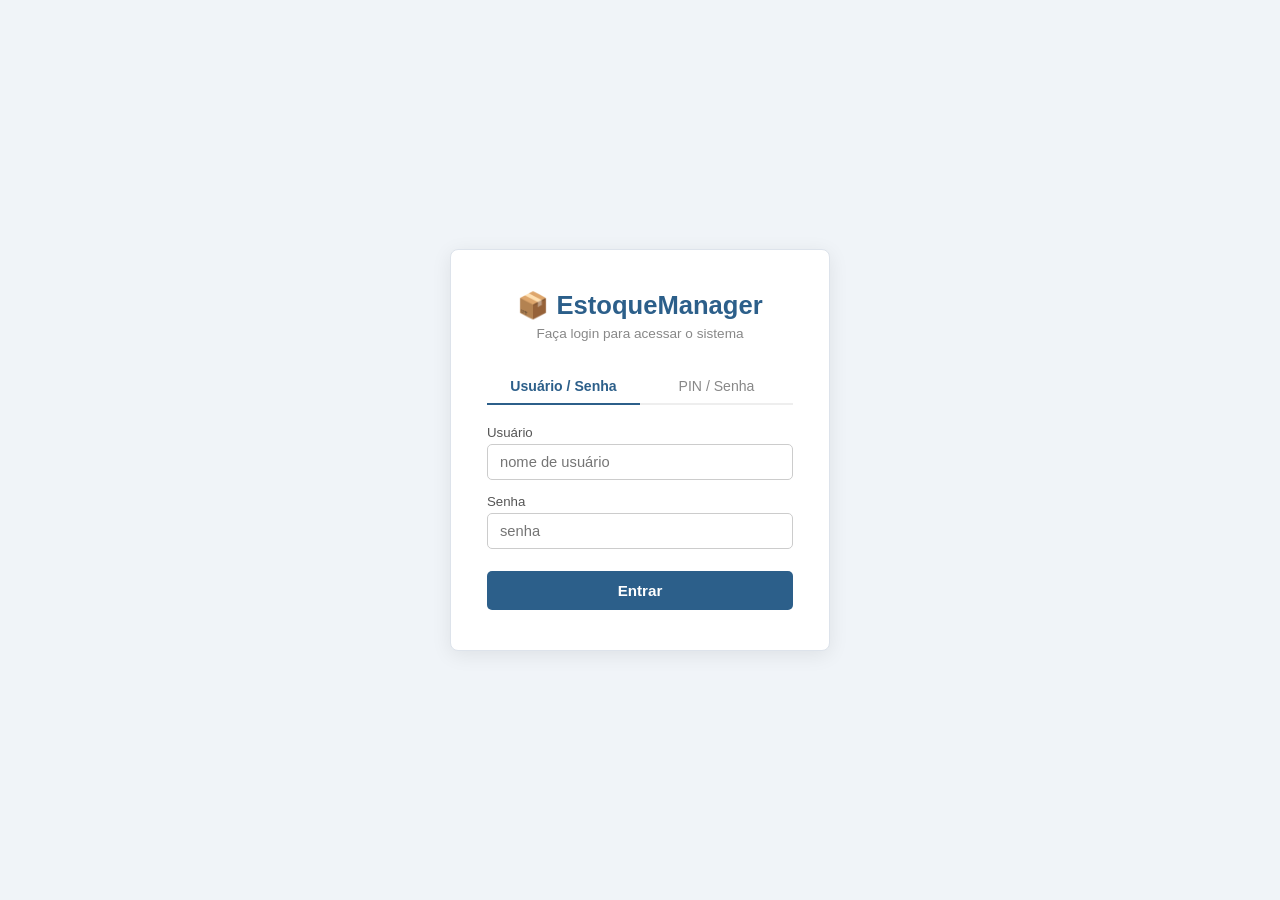
<file: pages/pedidos.html>
<!DOCTYPE html>
<html lang="pt-BR">
<head>
  <meta charset="UTF-8"/>
  <meta name="viewport" content="width=device-width, initial-scale=1.0"/>
  <title>Pedidos — EstoqueManager</title>
  <link rel="stylesheet" href="../shared.css">
  <style>
    .status-badge { border-radius:3px;padding:2px 8px;font-size:.78rem;font-weight:bold; }
    .st-Aberto    { background:#d6eaf8;color:#1a5276; }
    .st-Faturado  { background:#d5f5e3;color:#1e8449; }
    .st-Cancelado { background:#fdecea;color:#c0392b; }
    .st-Entregue  { background:#e8daef;color:#6c3483; }
    .item-row { display:flex;gap:8px;align-items:flex-end;margin-bottom:8px;flex-wrap:wrap; }
    .item-row .field { flex:1;min-width:120px; }
    .btn-rem-item { background:#c0392b;color:#fff;border:none;border-radius:4px;padding:6px 10px;cursor:pointer;align-self:flex-end; }
  </style>
</head>
<body>
  <header>
    <a class="logo" href="../index.html">📦 EstoqueManager</a>
    <nav>
      <a href="../index.html">Início</a>
      <a href="produtos.html">Produtos</a>
      <a href="fornecedores.html">Fornecedores</a>
      <a href="clientes.html">Clientes</a>
      <a href="usuarios.html">Usuários</a>
      <a href="pedidos.html" class="active">Pedidos</a>
      <a href="movimentacao.html">Movimentação</a>
    </nav>
  </header>

  <div class="page-wrapper">
    <div class="breadcrumb"><a href="../index.html">Início</a> › Pedidos</div>
    <h1>Pedidos de Venda</h1>
    <p class="subtitle">Registre e gerencie pedidos. Campos com <span style="color:#c0392b">*</span> são obrigatórios.</p>

    <!-- Pesquisa -->
    <div class="form-card" style="margin-bottom:16px;">
      <fieldset>
        <legend>Pesquisar Pedidos</legend>
        <div style="display:flex;gap:8px;flex-wrap:wrap;align-items:flex-end;">
          <div class="field" style="flex:1;">
            <label>Busca</label>
            <input id="campoPesquisa" placeholder="Nº pedido, cliente ou status…"/>
          </div>
          <button class="btn-submit" id="btnPesquisar">🔍 Pesquisar</button>
          <button class="btn-submit" id="btnNovo" style="background:#27ae60;">+ Novo Pedido</button>
        </div>
        <div id="resultadoPesquisa" style="display:none;margin-top:14px;">
          <p style="font-size:.85rem;color:#666;margin-bottom:8px;">
            Resultados: <strong id="totalRegistros">0</strong> pedido(s)
          </p>
          <div style="overflow-x:auto;">
            <table style="width:100%;border-collapse:collapse;font-size:.88rem;">
              <thead>
                <tr style="background:#f8f8f8;color:#555;">
                  <th style="padding:8px;">Nº Pedido</th>
                  <th style="padding:8px;">Data</th>
                  <th style="padding:8px;">Tipo</th>
                  <th style="padding:8px;">Cliente</th>
                  <th style="padding:8px;text-align:right;">Total</th>
                  <th style="padding:8px;text-align:center;">Status</th>
                  <th style="padding:8px;text-align:center;">Ações</th>
                </tr>
              </thead>
              <tbody id="tabelaBody"></tbody>
            </table>
          </div>
          <div id="paginacao" style="display:flex;gap:6px;margin-top:10px;flex-wrap:wrap;"></div>
        </div>
        <p id="semResultados" style="display:none;color:#999;font-size:.88rem;padding:10px 0;">Nenhum pedido encontrado.</p>
      </fieldset>
    </div>

    <!-- Formulário -->
    <div class="form-card" id="painelFormulario" style="display:none;">
      <div id="modoEdicaoAviso" style="display:none;background:#fff3cd;border:1px solid #ffc107;border-radius:4px;padding:8px 12px;margin-bottom:12px;font-size:.88rem;color:#856404;">
        ✏️ Editando pedido: <strong id="nomeEdicaoAviso"></strong>
      </div>
      <form id="formPedido" novalidate>
        <input type="hidden" id="pedidoId"/>

        <fieldset>
          <legend>Cabeçalho do Pedido</legend>
          <div class="row">
            <div class="field">
              <label>Nº Pedido</label>
              <input type="text" id="numPedido" placeholder="Gerado automaticamente" readonly/>
            </div>
            <div class="field">
              <label>Data <span class="req">*</span></label>
              <input type="date" id="dataPedido"/>
              <span class="field-error" id="erData">Campo obrigatório.</span>
            </div>
            <div class="field">
              <label>Tipo <span class="req">*</span></label>
              <select id="tipoPedido">
                <option value="">Selecione...</option>
                <option>Venda</option><option>Devolução</option><option>Troca</option>
              </select>
              <span class="field-error" id="erTipo">Campo obrigatório.</span>
            </div>
            <div class="field">
              <label>Status</label>
              <select id="statusPedido">
                <option>Aberto</option><option>Faturado</option>
                <option>Entregue</option><option>Cancelado</option>
              </select>
            </div>
          </div>
        </fieldset>

        <fieldset>
          <legend>Cliente e Entrega</legend>
          <div class="row">
            <div class="field">
              <label>Cliente</label>
              <select id="clienteId">
                <option value="">Carregando…</option>
              </select>
            </div>
            <div class="field">
              <label>Data de Entrega</label>
              <input type="date" id="dataEntrega"/>
            </div>
          </div>
        </fieldset>

        <fieldset>
          <legend>Itens do Pedido</legend>
          <div id="itensList"></div>
          <button type="button" class="btn-back" id="btnAddItem" style="margin-top:8px;">+ Adicionar Item</button>
          <div style="margin-top:12px;text-align:right;font-size:1rem;">
            Total: <strong id="totalPedido">R$ 0,00</strong>
          </div>
        </fieldset>

        <fieldset>
          <legend>Pagamento</legend>
          <div class="row">
            <div class="field">
              <label>Forma de Pagamento <span class="req">*</span></label>
              <select id="formaPag">
                <option value="">Selecione...</option>
                <option>Dinheiro</option><option>Cartão de Crédito</option>
                <option>Cartão de Débito</option><option>PIX</option>
                <option>Boleto</option><option>Transferência</option>
              </select>
              <span class="field-error" id="erPag">Campo obrigatório.</span>
            </div>
            <div class="field">
              <label>Desconto (%)</label>
              <input type="number" id="desconto" min="0" max="100" step="0.1" value="0"/>
            </div>
          </div>
          <div class="row">
            <div class="field full">
              <label>Observações</label>
              <textarea id="obs" placeholder="Instruções especiais..."></textarea>
            </div>
          </div>
        </fieldset>

        <div class="form-actions">
          <button type="button" class="btn-back" id="btnCancelar">← Cancelar</button>
          <button type="submit" class="btn-submit">Salvar Pedido</button>
        </div>
      </form>
    </div>
  </div>

  <div class="toast" id="toast"></div>
  <script src="auth.js"></script>
  <script>
  'use strict';
  const API = 'pedidos_api.php';
  const API_CLI = 'clientes_api.php';
  const API_PRO = 'produtos_api.php';
  let pagina = 1, totalPag = 1, editandoId = null;
  let produtos = [];

  function toast(msg, ok = true) {
    const t = document.getElementById('toast');
    t.textContent = msg; t.className = 'toast show '+(ok?'ok':'err');
    setTimeout(()=>t.className='toast',3000);
  }
  async function api(url, opts={}) {
    const r = await fetch(url, opts);
    try { return await r.json(); } catch { return {ok:false,mensagem:'Erro de servidor.'}; }
  }
  function esc(s) { return String(s??'').replace(/&/g,'&amp;').replace(/</g,'&lt;').replace(/>/g,'&gt;'); }
  function fmtMoeda(n) { return 'R$ '+parseFloat(n||0).toFixed(2).replace('.',','); }
  function fmtData(s) { if(!s)return'—'; const d=new Date(s+'T00:00:00'); return d.toLocaleDateString('pt-BR'); }

  async function carregarClientes() {
    const j = await api(API_CLI + '?por_pagina=200');
    const sel = document.getElementById('clienteId');
    sel.innerHTML = '<option value="">Sem cliente</option>';
    if (j.ok && j.data) j.data.forEach(c => {
      const o = document.createElement('option');
      o.value = c.id; o.textContent = c.nome_completo;
      sel.appendChild(o);
    });
  }

  async function carregarProdutos() {
    const j = await api(API_PRO + '?action=options');
    produtos = j.ok && j.data ? j.data : [];
  }

  async function carregarLista() {
    const q   = document.getElementById('campoPesquisa').value.trim();
    const j   = await api(API + `?pagina=${pagina}&por_pagina=10` + (q?'&search='+encodeURIComponent(q):''));
    document.getElementById('resultadoPesquisa').style.display = 'block';
    document.getElementById('semResultados').style.display = 'none';
    if (!j.ok) { toast(j.mensagem,false); return; }
    document.getElementById('totalRegistros').textContent = j.total??0;
    totalPag = Math.max(1, Math.ceil((j.total??0)/10));
    const tbody = document.getElementById('tabelaBody');
    if (!j.data||j.data.length===0) {
      tbody.innerHTML='';
      document.getElementById('semResultados').style.display='block';
      document.getElementById('resultadoPesquisa').style.display='none'; return;
    }
    tbody.innerHTML = j.data.map(p=>`
      <tr style="border-bottom:1px solid #eee;">
        <td style="padding:8px;">${esc(p.num_pedido)}</td>
        <td style="padding:8px;">${fmtData(p.data_pedido)}</td>
        <td style="padding:8px;">${esc(p.tipo)}</td>
        <td style="padding:8px;">${esc(p.cliente_nome||'—')}</td>
        <td style="padding:8px;text-align:right;">${fmtMoeda(p.total)}</td>
        <td style="padding:8px;text-align:center;"><span class="status-badge st-${esc(p.status)}">${esc(p.status)}</span></td>
        <td style="padding:8px;text-align:center;white-space:nowrap;">
          <button onclick="editarPedido(${p.id})" style="background:#2980b9;color:#fff;border:none;border-radius:4px;padding:4px 10px;font-size:.8rem;cursor:pointer;">✏ Editar</button>
          <button onclick="excluirPedido(${p.id},'${esc(p.num_pedido)}')" style="background:#c0392b;color:#fff;border:none;border-radius:4px;padding:4px 10px;font-size:.8rem;cursor:pointer;margin-left:4px;">🗑 Excluir</button>
        </td>
      </tr>`).join('');
    renderPaginacao();
  }

  function renderPaginacao() {
    const div = document.getElementById('paginacao'); div.innerHTML='';
    for(let i=1;i<=totalPag;i++){
      const b=document.createElement('button');
      b.textContent=i;
      b.style.cssText=`padding:4px 10px;border:1px solid #ccc;border-radius:4px;cursor:pointer;background:${i===pagina?'#2c5f8a':'#fff'};color:${i===pagina?'#fff':'#333'};`;
      b.onclick=()=>{pagina=i;carregarLista();};
      div.appendChild(b);
    }
  }

  // ── Itens dinâmicos ───────────────────────────────────────
  let itemCount = 0;
  function addItem(item = null) {
    itemCount++;
    const id = itemCount;
    const opts = produtos.map(p=>`<option value="${p.id}" data-preco="${p.preco_venda}">${esc(p.nome)} (${esc(p.codigo)})</option>`).join('');
    const div  = document.createElement('div');
    div.className = 'item-row'; div.id = 'item-row-'+id;
    div.innerHTML = `
      <div class="field" style="flex:2;">
        <label>Produto</label>
        <select id="item-prod-${id}" onchange="preencherPreco(${id})" style="width:100%;">
          <option value="">— Selecione —</option>${opts}
        </select>
      </div>
      <div class="field">
        <label>Qtd <span class="req">*</span></label>
        <input type="number" id="item-qty-${id}" min="1" value="1" oninput="calcTotal()" style="width:70px;"/>
      </div>
      <div class="field">
        <label>Preço Unit.</label>
        <input type="number" id="item-preco-${id}" min="0" step="0.01" value="0" oninput="calcTotal()" style="width:90px;"/>
      </div>
      <div class="field">
        <label>Subtotal</label>
        <input type="text" id="item-sub-${id}" readonly value="R$ 0,00" style="width:90px;background:#f8f8f8;"/>
      </div>
      <div class="field" style="flex:2;">
        <label>Descrição</label>
        <input type="text" id="item-desc-${id}" placeholder="Descrição do item"/>
      </div>
      <button type="button" class="btn-rem-item" onclick="remItem(${id})">✕</button>`;
    document.getElementById('itensList').appendChild(div);

    if (item) {
      document.getElementById('item-prod-'+id).value  = item.produto_id ?? '';
      document.getElementById('item-qty-'+id).value   = item.quantidade;
      document.getElementById('item-preco-'+id).value = item.preco_unit;
      document.getElementById('item-desc-'+id).value  = item.descricao ?? '';
      calcTotal();
    }
  }

  function remItem(id) {
    document.getElementById('item-row-'+id)?.remove();
    calcTotal();
  }

  function preencherPreco(id) {
    const sel = document.getElementById('item-prod-'+id);
    const opt = sel.options[sel.selectedIndex];
    const preco = opt ? (parseFloat(opt.dataset.preco)||0) : 0;
    document.getElementById('item-preco-'+id).value = preco.toFixed(2);
    const nome = opt ? opt.textContent.split(' (')[0] : '';
    document.getElementById('item-desc-'+id).value = nome;
    calcTotal();
  }

  function calcTotal() {
    let total = 0;
    document.querySelectorAll('[id^="item-row-"]').forEach(row => {
      const id  = row.id.replace('item-row-','');
      const qty = parseFloat(document.getElementById('item-qty-'+id)?.value)||0;
      const prc = parseFloat(document.getElementById('item-preco-'+id)?.value)||0;
      const sub = qty * prc;
      const subEl = document.getElementById('item-sub-'+id);
      if (subEl) subEl.value = fmtMoeda(sub);
      total += sub;
    });
    const desc = parseFloat(document.getElementById('desconto').value)||0;
    total = total * (1 - desc/100);
    document.getElementById('totalPedido').textContent = fmtMoeda(total);
    return total;
  }

  function coletarItens() {
    const itens = [];
    document.querySelectorAll('[id^="item-row-"]').forEach(row => {
      const id   = row.id.replace('item-row-','');
      const prodId = document.getElementById('item-prod-'+id)?.value;
      const qty  = parseInt(document.getElementById('item-qty-'+id)?.value)||0;
      const preco= parseFloat(document.getElementById('item-preco-'+id)?.value)||0;
      const desc = document.getElementById('item-desc-'+id)?.value || '';
      if (qty > 0) itens.push({ produto_id: prodId||null, quantidade: qty, preco_unit: preco, subtotal: qty*preco, descricao: desc });
    });
    return itens;
  }

  // ── Editar ─────────────────────────────────────────────────
  async function editarPedido(id) {
    const j = await api(API + '?action=buscar&id=' + id);
    if (!j.ok) { toast(j.mensagem,false); return; }
    const p = j.data; editandoId = id;
    document.getElementById('pedidoId').value     = id;
    document.getElementById('numPedido').value    = p.num_pedido    ?? '';
    document.getElementById('dataPedido').value   = p.data_pedido   ?? '';
    document.getElementById('tipoPedido').value   = p.tipo          ?? '';
    document.getElementById('statusPedido').value = p.status        ?? 'Aberto';
    document.getElementById('clienteId').value    = p.cliente_id    ?? '';
    document.getElementById('dataEntrega').value  = p.data_entrega  ?? '';
    document.getElementById('formaPag').value     = p.forma_pag     ?? '';
    document.getElementById('desconto').value     = p.desconto      ?? 0;
    document.getElementById('obs').value          = p.obs           ?? '';
    document.getElementById('itensList').innerHTML= '';
    itemCount = 0;
    (p.itens || []).forEach(i => addItem(i));
    calcTotal();
    document.getElementById('modoEdicaoAviso').style.display = 'block';
    document.getElementById('nomeEdicaoAviso').textContent   = p.num_pedido;
    document.getElementById('painelFormulario').style.display= 'block';
    document.getElementById('painelFormulario').scrollIntoView({behavior:'smooth'});
  }

  async function excluirPedido(id, num) {
    if (!confirm(`Excluir o pedido "${num}"?`)) return;
    const j = await api(API, {method:'DELETE',headers:{'Content-Type':'application/json'},body:JSON.stringify({id})});
    toast(j.mensagem,j.ok); if(j.ok) carregarLista();
  }

  // ── Salvar ──────────────────────────────────────────────────
  document.getElementById('formPedido').addEventListener('submit', async(e) => {
    e.preventDefault();
    const obrig=[['dataPedido','erData'],['tipoPedido','erTipo'],['formaPag','erPag']];
    let ok=true;
    obrig.forEach(([id,er])=>{
      const el=document.getElementById(id);
      if(!el.value.trim()){el.classList.add('error');document.getElementById(er).classList.add('show');ok=false;}
    });
    if(!ok){toast('Preencha os campos obrigatórios.',false);return;}
    const total = calcTotal();
    const payload = {
      id:           editandoId,
      num_pedido:   document.getElementById('numPedido').value.trim()||undefined,
      data_pedido:  document.getElementById('dataPedido').value,
      tipo:         document.getElementById('tipoPedido').value,
      status:       document.getElementById('statusPedido').value,
      cliente_id:   document.getElementById('clienteId').value||null,
      data_entrega: document.getElementById('dataEntrega').value||null,
      forma_pag:    document.getElementById('formaPag').value,
      desconto:     parseFloat(document.getElementById('desconto').value)||0,
      total,
      obs:          document.getElementById('obs').value.trim(),
      itens:        coletarItens(),
    };
    const j = await api(API, {method:editandoId?'PUT':'POST',headers:{'Content-Type':'application/json'},body:JSON.stringify(payload)});
    toast(j.mensagem,j.ok);
    if(j.ok){
      editandoId=null;
      document.getElementById('formPedido').reset();
      document.getElementById('itensList').innerHTML='';
      document.getElementById('modoEdicaoAviso').style.display='none';
      document.getElementById('painelFormulario').style.display='none';
      carregarLista();
    }
  });

  document.getElementById('btnAddItem').addEventListener('click',()=>addItem());
  document.getElementById('desconto').addEventListener('input', calcTotal);
  document.getElementById('btnPesquisar').addEventListener('click',()=>{pagina=1;carregarLista();});
  document.getElementById('campoPesquisa').addEventListener('keydown',e=>{if(e.key==='Enter'){pagina=1;carregarLista();}});
  document.getElementById('btnNovo').addEventListener('click',()=>{
    editandoId=null;
    document.getElementById('formPedido').reset();
    document.getElementById('itensList').innerHTML='';
    document.getElementById('pedidoId').value='';
    document.getElementById('modoEdicaoAviso').style.display='none';
    document.getElementById('painelFormulario').style.display='block';
    document.getElementById('painelFormulario').scrollIntoView({behavior:'smooth'});
    // Data padrão = hoje
    document.getElementById('dataPedido').value = new Date().toISOString().slice(0,10);
  });
  document.getElementById('btnCancelar').addEventListener('click',()=>{
    editandoId=null;
    document.getElementById('painelFormulario').style.display='none';
  });

  window.editarPedido  = editarPedido;
  window.excluirPedido = excluirPedido;
  window.preencherPreco= preencherPreco;
  window.remItem       = remItem;
  window.calcTotal     = calcTotal;

  // Init
  Promise.all([carregarClientes(), carregarProdutos()]).then(()=> carregarLista());
  </script>
</body>
</html>
</file>
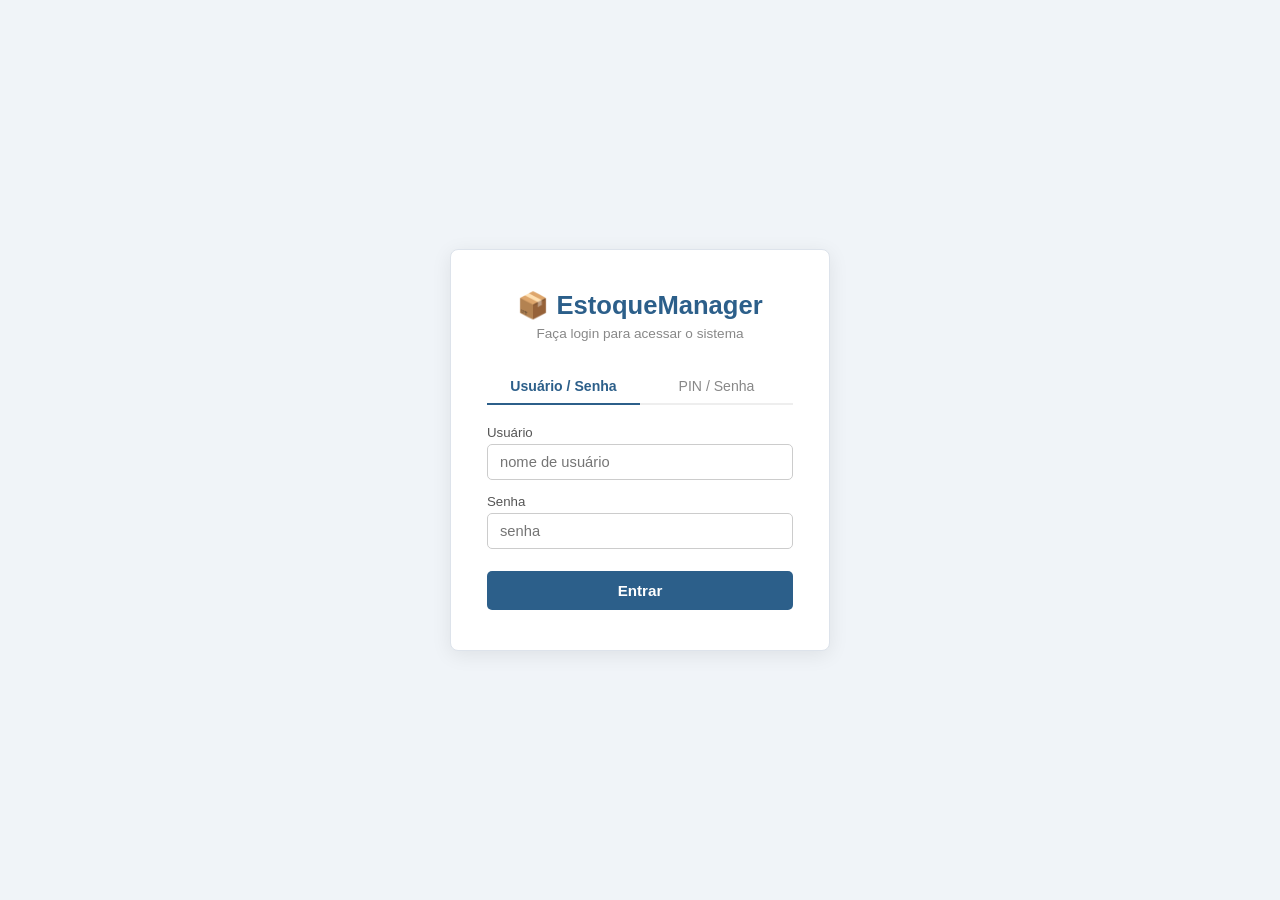
<file: pages/produtos.html>
<!DOCTYPE html>
<html lang="pt-BR">
<head>
  <meta charset="UTF-8"/>
  <meta name="viewport" content="width=device-width, initial-scale=1.0"/>
  <title>Produtos — EstoqueManager</title>
  <link rel="stylesheet" href="../shared.css">
</head>
<body>
  <header>
    <a class="logo" href="../index.html">📦 EstoqueManager</a>
    <nav>
      <a href="../index.html">Início</a>
      <a href="produtos.html" class="active">Produtos</a>
      <a href="fornecedores.html">Fornecedores</a>
      <a href="clientes.html">Clientes</a>
      <a href="usuarios.html">Usuários</a>
      <a href="pedidos.html">Pedidos</a>
      <a href="movimentacao.html">Movimentação</a>
    </nav>
  </header>

  <div class="page-wrapper">
    <div class="breadcrumb"><a href="../index.html">Início</a> › Produtos</div>
    <h1>Cadastro de Produtos</h1>
    <p class="subtitle">Gerencie os produtos do estoque. Campos marcados com <span style="color:#c0392b">*</span> são obrigatórios.</p>

    <!-- ── Pesquisa ── -->
    <div class="form-card" style="margin-bottom:16px;">
      <fieldset>
        <legend>Pesquisar Produtos</legend>
        <div style="display:flex;gap:8px;flex-wrap:wrap;align-items:flex-end;">
          <div class="field" style="flex:1;">
            <label>Busca</label>
            <input id="campoPesquisa" placeholder="Código, nome ou categoria…"/>
          </div>
          <button class="btn-submit" id="btnPesquisar">🔍 Pesquisar</button>
          <button class="btn-submit" id="btnNovo" style="background:#27ae60;">+ Novo Produto</button>
        </div>
        <div id="resultadoPesquisa" style="display:none;margin-top:14px;">
          <p style="font-size:.85rem;color:#666;margin-bottom:8px;">
            Resultados: <strong id="totalRegistros">0</strong> produto(s)
          </p>
          <div style="overflow-x:auto;">
            <table id="tabelaProdutos" style="width:100%;border-collapse:collapse;font-size:.88rem;">
              <thead>
                <tr style="background:#f8f8f8;color:#555;">
                  <th style="padding:8px;text-align:left;">Código</th>
                  <th style="padding:8px;text-align:left;">Nome</th>
                  <th style="padding:8px;text-align:left;">Categoria</th>
                  <th style="padding:8px;text-align:right;">R$ Venda</th>
                  <th style="padding:8px;text-align:right;">Estoque</th>
                  <th style="padding:8px;text-align:center;">Status</th>
                  <th style="padding:8px;text-align:center;">Ações</th>
                </tr>
              </thead>
              <tbody id="tabelaBody"></tbody>
            </table>
          </div>
          <div id="paginacao" style="display:flex;gap:6px;margin-top:10px;flex-wrap:wrap;"></div>
        </div>
        <p id="semResultados" style="display:none;color:#999;font-size:.88rem;padding:10px 0;">Nenhum produto encontrado.</p>
      </fieldset>
    </div>

    <!-- ── Formulário ── -->
    <div class="form-card" id="painelFormulario" style="display:none;">
      <div id="modoEdicaoAviso" style="display:none;background:#fff3cd;border:1px solid #ffc107;border-radius:4px;padding:8px 12px;margin-bottom:12px;font-size:.88rem;color:#856404;">
        ✏️ Modo edição — <strong id="nomeEdicaoAviso"></strong>
      </div>
      <form id="formProduto" novalidate>
        <input type="hidden" id="produtoId"/>

        <fieldset>
          <legend>Identificação</legend>
          <div class="row">
            <div class="field">
              <label>Código <span class="req">*</span></label>
              <input type="text" id="codigo" placeholder="Ex.: PROD-0001" maxlength="20"/>
              <span class="field-error" id="erCodigo">Campo obrigatório.</span>
            </div>
            <div class="field">
              <label>Código de Barras</label>
              <input type="text" id="codBarras" placeholder="EAN-13 ou interno"/>
            </div>
          </div>
          <div class="row">
            <div class="field full">
              <label>Nome do Produto <span class="req">*</span></label>
              <input type="text" id="nomeProduto" placeholder="Nome completo do produto"/>
              <span class="field-error" id="erNome">Campo obrigatório.</span>
            </div>
          </div>
        </fieldset>

        <fieldset>
          <legend>Classificação</legend>
          <div class="row">
            <div class="field">
              <label>Categoria <span class="req">*</span></label>
              <select id="categoria">
                <option value="">Selecione...</option>
                <option>Eletrônicos</option><option>Informática</option>
                <option>Papelaria</option><option>Limpeza</option>
                <option>Alimentos</option><option>Outros</option>
              </select>
              <span class="field-error" id="erCategoria">Campo obrigatório.</span>
            </div>
            <div class="field">
              <label>Unidade de Medida <span class="req">*</span></label>
              <select id="unidade">
                <option value="">Selecione...</option>
                <option value="UN">Unidade (UN)</option><option value="CX">Caixa (CX)</option>
                <option value="KG">Quilo (KG)</option><option value="LT">Litro (LT)</option>
                <option value="MT">Metro (MT)</option>
              </select>
              <span class="field-error" id="erUnidade">Campo obrigatório.</span>
            </div>
          </div>
        </fieldset>

        <fieldset>
          <legend>Preços e Estoque</legend>
          <div class="row">
            <div class="field">
              <label>Preço de Custo (R$)</label>
              <input type="number" id="precoCusto" min="0" step="0.01" placeholder="0,00"/>
            </div>
            <div class="field">
              <label>Margem (%)</label>
              <input type="number" id="margem" min="0" step="0.01" placeholder="Ex.: 30"/>
            </div>
            <div class="field">
              <label>Preço de Venda (R$)</label>
              <input type="number" id="precoVenda" min="0" step="0.01" placeholder="0,00"/>
            </div>
          </div>
          <div class="row">
            <div class="field">
              <label>Qtd. em Estoque</label>
              <input type="number" id="qtdAtual" min="0" placeholder="0"/>
            </div>
            <div class="field">
              <label>Estoque Mínimo</label>
              <input type="number" id="estoqueMin" min="0" placeholder="0"/>
            </div>
          </div>
          <div class="info-box" id="infoBox"></div>
        </fieldset>

        <fieldset>
          <legend>Informações Adicionais</legend>
          <div class="row">
            <div class="field">
              <label>Fornecedor Principal</label>
              <select id="fornecedorId">
                <option value="">Carregando…</option>
              </select>
            </div>
            <div class="field">
              <label>Status</label>
              <select id="ativo">
                <option value="1">Ativo</option>
                <option value="0">Inativo</option>
              </select>
            </div>
          </div>
          <div class="row">
            <div class="field full">
              <label>Observações</label>
              <textarea id="obs" placeholder="Informações adicionais sobre o produto..."></textarea>
            </div>
          </div>
        </fieldset>

        <div class="form-actions">
          <button type="button" class="btn-back" id="btnCancelar">← Cancelar</button>
          <button type="submit" class="btn-submit" id="btnSalvar">Salvar Produto</button>
        </div>
      </form>
    </div>
  </div>

  <div class="toast" id="toast"></div>

  <script src="auth.js"></script>
  <script>
  'use strict';
  const API = 'produtos_api.php';
  const API_FOR = 'fornecedores_api.php';
  let pagina = 1, totalPag = 1, editandoId = null;

  // ── Utilitários ──────────────────────────────────────────
  function toast(msg, ok = true) {
    const t = document.getElementById('toast');
    t.textContent = msg;
    t.className = 'toast show ' + (ok ? 'ok' : 'err');
    setTimeout(() => t.className = 'toast', 3000);
  }

  async function api(url, opts = {}) {
    const r = await fetch(url, opts);
    try { return await r.json(); } catch { return { ok: false, mensagem: 'Erro de servidor.' }; }
  }

  // ── Fornecedores no select ────────────────────────────────
  async function carregarFornecedores() {
    const j = await api(API_FOR + '?por_pagina=100');
    const sel = document.getElementById('fornecedorId');
    sel.innerHTML = '<option value="">Nenhum</option>';
    if (j.ok && j.data) {
      j.data.forEach(f => {
        const o = document.createElement('option');
        o.value = f.id; o.textContent = f.razao_social;
        sel.appendChild(o);
      });
    }
  }

  // ── Lista / pesquisa ─────────────────────────────────────
  async function carregarLista() {
    const q   = document.getElementById('campoPesquisa').value.trim();
    const url = API + `?pagina=${pagina}&por_pagina=10` + (q ? '&search=' + encodeURIComponent(q) : '');
    const j   = await api(url);

    document.getElementById('resultadoPesquisa').style.display = 'block';
    document.getElementById('semResultados').style.display      = 'none';

    if (!j.ok) { toast(j.mensagem, false); return; }

    document.getElementById('totalRegistros').textContent = j.total ?? 0;
    totalPag = Math.max(1, Math.ceil((j.total ?? 0) / 10));

    const tbody = document.getElementById('tabelaBody');
    if (!j.data || j.data.length === 0) {
      tbody.innerHTML = '';
      document.getElementById('semResultados').style.display = 'block';
      document.getElementById('resultadoPesquisa').style.display = 'none';
      return;
    }

    tbody.innerHTML = j.data.map(p => `
      <tr style="border-bottom:1px solid #eee;">
        <td style="padding:8px;">${esc(p.codigo)}</td>
        <td style="padding:8px;">${esc(p.nome)}</td>
        <td style="padding:8px;">${esc(p.categoria)}</td>
        <td style="padding:8px;text-align:right;">R$ ${fmtNum(p.preco_venda)}</td>
        <td style="padding:8px;text-align:right;${parseInt(p.estoque_atual) <= parseInt(p.estoque_min) ? 'color:#c0392b;font-weight:bold;' : ''}">${p.estoque_atual}</td>
        <td style="padding:8px;text-align:center;">
          <span style="background:${p.ativo == 1 ? '#d5f5e3' : '#fdecea'};color:${p.ativo == 1 ? '#1e8449' : '#c0392b'};border-radius:3px;padding:2px 8px;font-size:.8rem;">
            ${p.ativo == 1 ? 'Ativo' : 'Inativo'}
          </span>
        </td>
        <td style="padding:8px;text-align:center;white-space:nowrap;">
          <button onclick="editarProduto(${p.id})" style="background:#2980b9;color:#fff;border:none;border-radius:4px;padding:4px 10px;font-size:.8rem;cursor:pointer;">✏ Editar</button>
          <button onclick="excluirProduto(${p.id},'${esc(p.nome)}')" style="background:#c0392b;color:#fff;border:none;border-radius:4px;padding:4px 10px;font-size:.8rem;cursor:pointer;margin-left:4px;">🗑 Excluir</button>
        </td>
      </tr>`).join('');

    renderPaginacao();
  }

  function renderPaginacao() {
    const div = document.getElementById('paginacao');
    div.innerHTML = '';
    for (let i = 1; i <= totalPag; i++) {
      const b = document.createElement('button');
      b.textContent = i;
      b.style.cssText = `padding:4px 10px;border:1px solid #ccc;border-radius:4px;cursor:pointer;background:${i===pagina?'#2c5f8a':'#fff'};color:${i===pagina?'#fff':'#333'};`;
      b.onclick = () => { pagina = i; carregarLista(); };
      div.appendChild(b);
    }
  }

  // ── Abrir / fechar formulário ─────────────────────────────
  function abrirFormulario(zerado = true) {
    document.getElementById('painelFormulario').style.display = 'block';
    document.getElementById('painelFormulario').scrollIntoView({ behavior: 'smooth' });
    if (zerado) limparForm();
  }

  function limparForm() {
    editandoId = null;
    document.getElementById('formProduto').reset();
    document.getElementById('produtoId').value = '';
    document.getElementById('modoEdicaoAviso').style.display = 'none';
    document.querySelectorAll('.field-error').forEach(e => e.classList.remove('show'));
    document.querySelectorAll('input.error, select.error').forEach(e => e.classList.remove('error'));
  }

  // ── Editar ────────────────────────────────────────────────
  async function editarProduto(id) {
    const j = await api(API + '?action=buscar&id=' + id);
    if (!j.ok) { toast(j.mensagem, false); return; }
    const p = j.data;
    editandoId = id;
    document.getElementById('produtoId').value   = id;
    document.getElementById('codigo').value       = p.codigo        ?? '';
    document.getElementById('codBarras').value    = p.cod_barras    ?? '';
    document.getElementById('nomeProduto').value  = p.nome          ?? '';
    document.getElementById('categoria').value    = p.categoria     ?? '';
    document.getElementById('unidade').value      = p.unidade       ?? '';
    document.getElementById('precoCusto').value   = p.preco_custo   ?? '';
    document.getElementById('precoVenda').value   = p.preco_venda   ?? '';
    document.getElementById('margem').value       = '';
    document.getElementById('qtdAtual').value     = p.estoque_atual ?? '';
    document.getElementById('estoqueMin').value   = p.estoque_min   ?? '';
    document.getElementById('fornecedorId').value = p.fornecedor_id ?? '';
    document.getElementById('ativo').value        = p.ativo != null ? String(p.ativo) : '1';
    document.getElementById('obs').value          = p.obs           ?? '';
    document.getElementById('modoEdicaoAviso').style.display  = 'block';
    document.getElementById('nomeEdicaoAviso').textContent    = p.nome;
    abrirFormulario(false);
  }

  // ── Excluir ────────────────────────────────────────────────
  async function excluirProduto(id, nome) {
    if (!confirm(`Excluir o produto "${nome}"?`)) return;
    const j = await api(API, {
      method: 'DELETE',
      headers: { 'Content-Type': 'application/json' },
      body: JSON.stringify({ id }),
    });
    toast(j.mensagem, j.ok);
    if (j.ok) carregarLista();
  }

  // ── Salvar (criar / atualizar) ────────────────────────────
  document.getElementById('formProduto').addEventListener('submit', async (e) => {
    e.preventDefault();
    const obrig = [['codigo','erCodigo'],['nomeProduto','erNome'],['categoria','erCategoria'],['unidade','erUnidade']];
    let valido = true;
    obrig.forEach(([id,er]) => {
      const el = document.getElementById(id);
      if (!el.value.trim()) {
        el.classList.add('error');
        document.getElementById(er).classList.add('show');
        valido = false;
      }
    });
    if (!valido) { toast('Preencha os campos obrigatórios.', false); return; }

    const custo  = parseFloat(document.getElementById('precoCusto').value) || 0;
    const marg   = parseFloat(document.getElementById('margem').value) || 0;
    let   venda  = parseFloat(document.getElementById('precoVenda').value) || 0;
    if (marg > 0 && custo > 0) venda = custo * (1 + marg / 100);

    const payload = {
      id:            editandoId,
      codigo:        document.getElementById('codigo').value.trim(),
      cod_barras:    document.getElementById('codBarras').value.trim(),
      nome:          document.getElementById('nomeProduto').value.trim(),
      categoria:     document.getElementById('categoria').value,
      unidade:       document.getElementById('unidade').value,
      preco_custo:   custo,
      preco_venda:   parseFloat(venda.toFixed(2)),
      estoque_atual: parseInt(document.getElementById('qtdAtual').value) || 0,
      estoque_min:   parseInt(document.getElementById('estoqueMin').value) || 0,
      fornecedor_id: document.getElementById('fornecedorId').value || null,
      ativo:         parseInt(document.getElementById('ativo').value),
      obs:           document.getElementById('obs').value.trim(),
    };

    const j = await api(API, {
      method:  editandoId ? 'PUT' : 'POST',
      headers: { 'Content-Type': 'application/json' },
      body:    JSON.stringify(payload),
    });
    toast(j.mensagem, j.ok);
    if (j.ok) { limparForm(); document.getElementById('painelFormulario').style.display = 'none'; carregarLista(); }
  });

  // ── Cálculo automático de venda ──────────────────────────
  function calcVenda() {
    const c = parseFloat(document.getElementById('precoCusto').value) || 0;
    const m = parseFloat(document.getElementById('margem').value) || 0;
    if (c > 0 && m > 0) document.getElementById('precoVenda').value = (c*(1+m/100)).toFixed(2);
  }
  document.getElementById('precoCusto').addEventListener('input', calcVenda);
  document.getElementById('margem').addEventListener('input', calcVenda);

  // ── Eventos ───────────────────────────────────────────────
  document.getElementById('btnPesquisar').addEventListener('click', () => { pagina = 1; carregarLista(); });
  document.getElementById('campoPesquisa').addEventListener('keydown', e => { if (e.key==='Enter') { pagina=1; carregarLista(); }});
  document.getElementById('btnNovo').addEventListener('click', () => abrirFormulario(true));
  document.getElementById('btnCancelar').addEventListener('click', () => {
    limparForm(); document.getElementById('painelFormulario').style.display = 'none';
  });
  document.querySelectorAll('#formProduto input, #formProduto select').forEach(el => {
    el.addEventListener('input', () => { el.classList.remove('error'); });
  });

  // Helpers
  function esc(s) { return String(s ?? '').replace(/&/g,'&amp;').replace(/</g,'&lt;').replace(/>/g,'&gt;'); }
  function fmtNum(n) { return parseFloat(n||0).toFixed(2).replace('.',','); }

  // Expõe funções para onclick inline
  window.editarProduto  = editarProduto;
  window.excluirProduto = excluirProduto;

  // ── Init ──────────────────────────────────────────────────
  carregarFornecedores();
  carregarLista();
  </script>
</body>
</html>
</file>
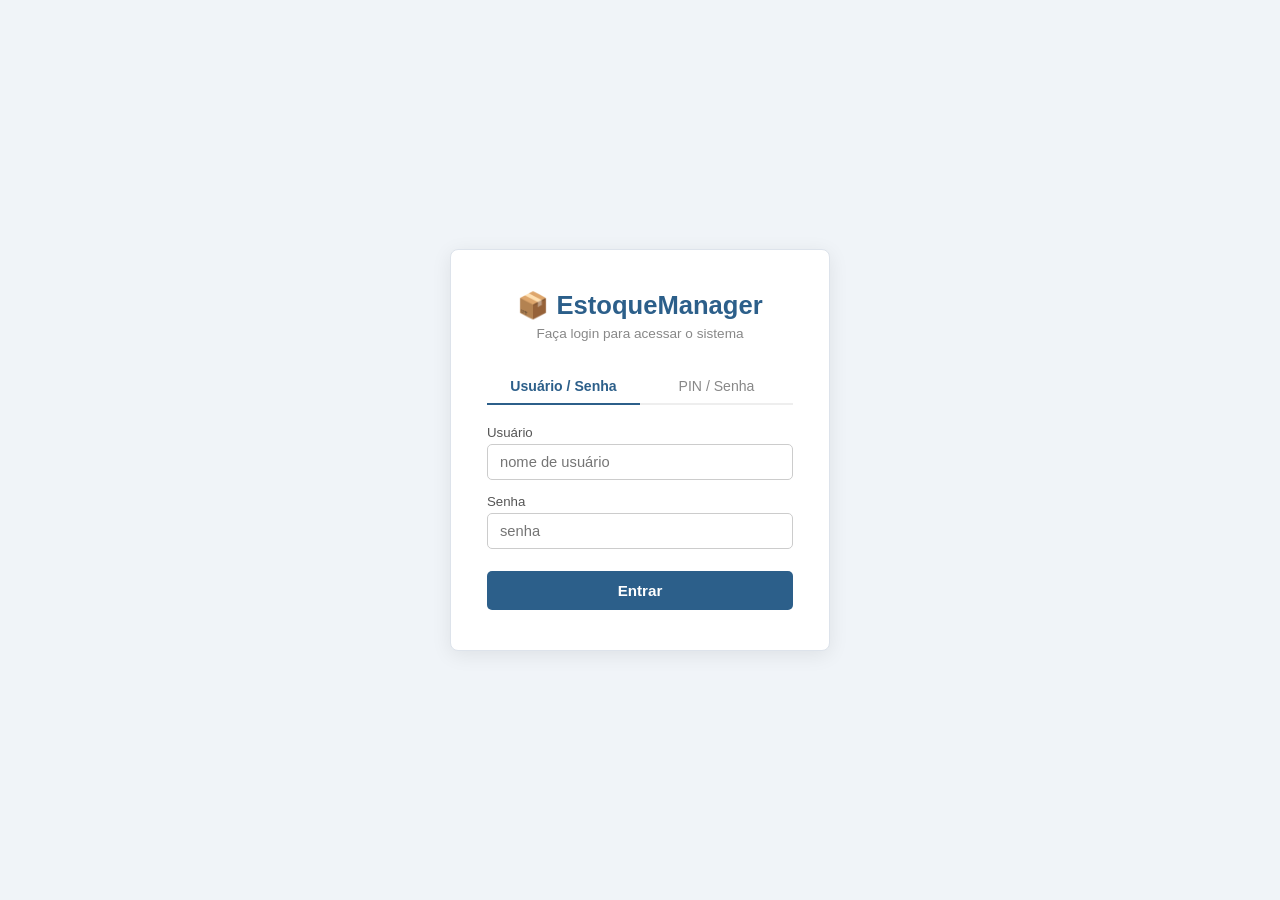
<file: pages/usuarios.html>
<!DOCTYPE html>
<html lang="pt-BR">
<head>
  <meta charset="UTF-8"/>
  <meta name="viewport" content="width=device-width, initial-scale=1.0"/>
  <title>Usuários — EstoqueManager</title>
  <link rel="stylesheet" href="../shared.css"/>
  <style>
    .badge-admin { background:#e67e22;color:#fff;border-radius:3px;padding:1px 7px;font-size:.76rem; }
    .badge-user  { background:#bdc3c7;color:#555;border-radius:3px;padding:1px 7px;font-size:.76rem; }
    table.users  { width:100%;border-collapse:collapse;font-size:.88rem; }
    table.users th,table.users td { padding:8px 10px;border-bottom:1px solid #eee;text-align:left; }
    table.users th { background:#f8f8f8;color:#555; }
    .locked { color:#999;font-size:.9rem; }
    .admin-only { display:none; }
  </style>
</head>
<body>
  <header>
    <a class="logo" href="../index.html">📦 EstoqueManager</a>
    <nav>
      <a href="../index.html">Início</a>
      <a href="produtos.html">Produtos</a>
      <a href="fornecedores.html">Fornecedores</a>
      <a href="clientes.html">Clientes</a>
      <a href="usuarios.html" class="active">Usuários</a>
      <a href="pedidos.html">Pedidos</a>
      <a href="movimentacao.html">Movimentação</a>
    </nav>
  </header>

  <div class="page-wrapper">
    <div class="breadcrumb"><a href="../index.html">Início</a> › Usuários</div>
    <h1>Gerenciamento de Usuários</h1>
    <p class="subtitle">Cadastre, edite e gerencie os usuários do sistema.</p>

    <!-- Cadastro / Edição -->
    <div class="form-card" style="margin-bottom:20px;">
      <fieldset>
        <legend id="legendForm">Cadastrar Usuário</legend>
        <input type="hidden" id="editId"/>
        <div class="row">
          <div class="field">
            <label>Usuário <span class="req">*</span></label>
            <input id="reg_user" placeholder="ex.: joao" autocomplete="off"/>
          </div>
          <div class="field">
            <label>Senha <span class="req">*</span> <small id="senhaHint" style="color:#888;">(mín. 4 caracteres)</small></label>
            <input id="reg_pass" type="password" placeholder="senha"/>
          </div>
          <div class="field">
            <label>PIN (opcional)</label>
            <input id="reg_pin" placeholder="4–10 dígitos" autocomplete="off"/>
          </div>
          <div class="field admin-only" id="campoAdmin">
            <label>Perfil</label>
            <select id="reg_admin">
              <option value="0">Usuário comum</option>
              <option value="1">Administrador</option>
            </select>
          </div>
        </div>
        <div class="form-actions">
          <button class="btn-back" id="btnCancelarEdicao" style="display:none;">← Cancelar</button>
          <button class="btn-submit" id="btn_reg">Cadastrar</button>
        </div>
      </fieldset>
    </div>

    <!-- Listagem -->
    <div class="form-card">
      <fieldset>
        <legend>Usuários Cadastrados</legend>
        <div style="display:flex;gap:8px;flex-wrap:wrap;align-items:flex-end;margin-bottom:14px;">
          <div class="field" style="flex:1;">
            <label>Buscar usuário</label>
            <input id="search_q" placeholder="deixe vazio para listar todos"/>
          </div>
          <button class="btn-submit" id="btn_search">🔍 Pesquisar</button>
        </div>
        <div id="results">
          <p class="locked">Carregando usuários…</p>
        </div>
      </fieldset>
    </div>
  </div>

  <div id="toast" class="toast"></div>
  <script src="auth.js"></script>
  <script>
  'use strict';
  const API = 'usuarios_api.php';
  let editandoId = null;

  function toast(msg, ok = true) {
    const t = document.getElementById('toast');
    t.textContent = msg; t.className = 'toast show ' + (ok ? 'ok' : 'err');
    setTimeout(() => t.className = 'toast', 3000);
  }
  async function api(url, opts = {}) {
    const r = await fetch(url, opts);
    try { return await r.json(); } catch { return { ok: false, mensagem: 'Erro de servidor.' }; }
  }
  function esc(s) { return String(s??'').replace(/&/g,'&amp;').replace(/</g,'&lt;').replace(/>/g,'&gt;'); }

  // Mostra controles de admin após auth.js confirmar perfil
  window.addEventListener('auth:pronto', (e) => {
    if (e.detail.admin) {
      document.querySelectorAll('.admin-only').forEach(el => el.style.display = '');
    }
  });

  // ── Cadastrar / Editar ────────────────────────────────────
  document.getElementById('btn_reg').addEventListener('click', async () => {
    const u    = document.getElementById('reg_user').value.trim();
    const p    = document.getElementById('reg_pass').value;
    const pin  = document.getElementById('reg_pin').value.trim();
    const adm  = parseInt(document.getElementById('reg_admin').value || '0');

    if (!u) { toast('Informe o nome de usuário.', false); return; }

    if (editandoId) {
      // Atualização
      const payload = { id: editandoId, username: u, pin, admin: adm };
      const j = await api(API, { method:'PUT', headers:{'Content-Type':'application/json'}, body: JSON.stringify(payload) });
      toast(j.mensagem, j.ok);
      if (j.ok) { cancelarEdicao(); pesquisar(); }

      // Troca de senha separada se preenchida
      if (p && j.ok) {
        if (p.length < 4) { toast('Nova senha muito curta (mín. 4).', false); return; }
        const js = await api(API + '?action=trocarsenha', { method:'POST', headers:{'Content-Type':'application/json'}, body: JSON.stringify({ id: editandoId, nova_senha: p }) });
        toast(js.mensagem, js.ok);
      }
    } else {
      // Cadastro
      if (!p) { toast('Informe a senha.', false); return; }
      if (p.length < 4) { toast('Senha deve ter ao menos 4 caracteres.', false); return; }
      const j = await api(API + '?action=register', {
        method:'POST', headers:{'Content-Type':'application/json'},
        body: JSON.stringify({ username: u, password: p, pin, admin: adm }),
      });
      toast(j.mensagem, j.ok);
      if (j.ok) { limparForm(); pesquisar(); }
    }
  });

  function limparForm() {
    document.getElementById('reg_user').value = '';
    document.getElementById('reg_pass').value = '';
    document.getElementById('reg_pin').value  = '';
    document.getElementById('reg_admin').value = '0';
    document.getElementById('editId').value = '';
  }

  function cancelarEdicao() {
    editandoId = null;
    limparForm();
    document.getElementById('legendForm').textContent = 'Cadastrar Usuário';
    document.getElementById('btn_reg').textContent = 'Cadastrar';
    document.getElementById('btnCancelarEdicao').style.display = 'none';
    document.getElementById('senhaHint').textContent = '(mín. 4 caracteres)';
  }
  document.getElementById('btnCancelarEdicao').addEventListener('click', cancelarEdicao);

  // ── Pesquisar ─────────────────────────────────────────────
  async function pesquisar() {
    const q   = document.getElementById('search_q').value.trim();
    const url = API + (q ? '?search=' + encodeURIComponent(q) : '');
    const j   = await api(url);
    const out = document.getElementById('results');

    if (!j.ok) { out.innerHTML = `<p class="locked">${esc(j.mensagem)}</p>`; return; }
    if (!j.data || j.data.length === 0) {
      out.innerHTML = '<p style="color:#999;font-size:.88rem;">Nenhum usuário encontrado.</p>'; return;
    }

    const isAdmin = window.usuarioLogado?.admin;
    out.innerHTML = `
      <table class="users">
        <thead><tr>
          <th>ID</th><th>Usuário</th><th>PIN</th><th>Perfil</th><th>Criado em</th>
          ${isAdmin ? '<th>Ações</th>' : ''}
        </tr></thead>
        <tbody>
          ${j.data.map(u => `
            <tr>
              <td>${u.id}</td>
              <td>${esc(u.username)}</td>
              <td>${u.pin ? '●●●●' : '—'}</td>
              <td>${u.admin ? '<span class="badge-admin">Admin</span>' : '<span class="badge-user">Usuário</span>'}</td>
              <td>${new Date(u.criado_em).toLocaleDateString('pt-BR')}</td>
              ${isAdmin ? `<td style="white-space:nowrap;">
                <button onclick="prepararEdicao(${u.id},'${esc(u.username)}',${u.admin},'${u.pin??''}')"
                  style="background:#2980b9;color:#fff;border:none;border-radius:4px;padding:4px 10px;font-size:.8rem;cursor:pointer;">✏ Editar</button>
                <button onclick="excluirUsuario(${u.id},'${esc(u.username)}')"
                  style="background:#c0392b;color:#fff;border:none;border-radius:4px;padding:4px 10px;font-size:.8rem;cursor:pointer;margin-left:4px;">🗑 Excluir</button>
              </td>` : ''}
            </tr>`).join('')}
        </tbody>
      </table>`;
  }

  function prepararEdicao(id, username, admin, pin) {
    editandoId = id;
    document.getElementById('editId').value       = id;
    document.getElementById('reg_user').value     = username;
    document.getElementById('reg_pass').value     = '';
    document.getElementById('reg_pin').value      = pin;
    document.getElementById('reg_admin').value    = admin ? '1' : '0';
    document.getElementById('legendForm').textContent  = `Editando usuário: ${username}`;
    document.getElementById('btn_reg').textContent     = 'Salvar Alterações';
    document.getElementById('btnCancelarEdicao').style.display = '';
    document.getElementById('senhaHint').textContent   = '(deixe vazio para não alterar)';
    window.scrollTo({ top: 0, behavior: 'smooth' });
  }

  async function excluirUsuario(id, nome) {
    if (!confirm(`Excluir o usuário "${nome}"?`)) return;
    const j = await api(API, { method:'DELETE', headers:{'Content-Type':'application/json'}, body: JSON.stringify({ id }) });
    toast(j.mensagem, j.ok);
    if (j.ok) pesquisar();
  }

  document.getElementById('btn_search').addEventListener('click', pesquisar);
  document.getElementById('search_q').addEventListener('keydown', e => { if(e.key==='Enter') pesquisar(); });

  window.prepararEdicao = prepararEdicao;
  window.excluirUsuario = excluirUsuario;

  // Carrega lista ao iniciar (auth.js dispara auth:pronto antes do DOMContentLoaded finish)
  window.addEventListener('auth:pronto', () => pesquisar());
  </script>
</body>
</html>
</file>
<file: shared.css>
/* shared.css – EstoqueManager */
*, *::before, *::after { box-sizing: border-box; margin: 0; padding: 0; }

body {
  background: #f5f5f5;
  color: #333;
  font-family: Arial, sans-serif;
  font-size: 15px;
  min-height: 100vh;
}

/* HEADER */
header {
  background: #2c5f8a;
  color: white;
  padding: 12px 24px;
  display: flex;
  align-items: center;
  justify-content: space-between;
  flex-wrap: wrap;
  gap: 8px;
}
header .logo {
  font-size: 1.1rem;
  font-weight: bold;
  color: white;
  text-decoration: none;
}
nav { display: flex; flex-wrap: wrap; gap: 4px; }
nav a {
  color: #cde;
  text-decoration: none;
  padding: 5px 10px;
  border-radius: 4px;
  font-size: .9rem;
}
nav a:hover { background: rgba(255,255,255,.15); color: white; }
nav a.active { background: rgba(255,255,255,.2); color: white; }

/* MAIN */
.page-wrapper {
  max-width: 820px;
  margin: 30px auto;
  padding: 0 16px 60px;
}

.breadcrumb {
  font-size: .85rem;
  color: #888;
  margin-bottom: 16px;
}
.breadcrumb a { color: #2c5f8a; text-decoration: none; }
.breadcrumb a:hover { text-decoration: underline; }

h1 {
  font-size: 1.4rem;
  color: #2c5f8a;
  margin-bottom: 4px;
}
.subtitle {
  color: #666;
  font-size: .9rem;
  margin-bottom: 24px;
}

/* FORM CARD */
.form-card {
  background: white;
  border: 1px solid #ddd;
  border-radius: 6px;
  padding: 24px;
}

/* FIELDSET */
fieldset {
  border: 1px solid #ddd;
  border-radius: 4px;
  padding: 16px;
  margin-bottom: 20px;
}
legend {
  font-weight: bold;
  font-size: .85rem;
  color: #555;
  padding: 0 6px;
  text-transform: uppercase;
  letter-spacing: .05em;
}

/* FORM ROWS */
.row { display: flex; gap: 12px; flex-wrap: wrap; margin-bottom: 12px; }
.row:last-child { margin-bottom: 0; }
.field { display: flex; flex-direction: column; gap: 4px; flex: 1; min-width: 160px; }
.field.full { flex-basis: 100%; }
.field.w2 { flex: 2; }

label { font-size: .85rem; color: #555; }
label .req { color: #c0392b; }

input, select, textarea {
  border: 1px solid #ccc;
  border-radius: 4px;
  padding: 7px 10px;
  font-family: inherit;
  font-size: .92rem;
  color: #333;
  background: white;
  transition: border-color .15s;
  width: 100%;
}
input:focus, select:focus, textarea:focus {
  outline: none;
  border-color: #2c5f8a;
}
input[readonly] { background: #f8f8f8; color: #888; }
textarea { resize: vertical; min-height: 80px; }

/* ERROR */
input.error, select.error { border-color: #c0392b; }
.field-error { font-size: .8rem; color: #c0392b; display: none; }
.field-error.show { display: block; }

/* INFO BOX */
.info-box {
  background: #fff8e1;
  border: 1px solid #f0c040;
  border-radius: 4px;
  padding: 10px 14px;
  font-size: .88rem;
  color: #7a5c00;
  margin-top: 8px;
  display: none;
}
.info-box.show { display: block; }

/* ACTIONS */
.form-actions {
  display: flex;
  justify-content: space-between;
  align-items: center;
  margin-top: 20px;
  padding-top: 16px;
  border-top: 1px solid #eee;
}
.btn-back {
  color: #2c5f8a;
  text-decoration: none;
  font-size: .9rem;
  padding: 7px 14px;
  border: 1px solid #2c5f8a;
  border-radius: 4px;
  background: white;
  cursor: pointer;
}
.btn-back:hover { background: #eef4fa; }
.btn-submit {
  background: #2c5f8a;
  color: white;
  border: none;
  border-radius: 4px;
  padding: 8px 22px;
  font-size: .95rem;
  cursor: pointer;
}
.btn-submit:hover { background: #245178; }

/* TOAST */
.toast {
  position: fixed;
  bottom: 24px; right: 24px;
  background: #333;
  color: white;
  border-radius: 4px;
  padding: 10px 18px;
  font-size: .9rem;
  opacity: 0;
  transform: translateY(10px);
  transition: all .25s;
  pointer-events: none;
  z-index: 999;
}
.toast.show { opacity: 1; transform: translateY(0); }
.toast.ok { background: #27ae60; }
.toast.err { background: #c0392b; }

@media(max-width:560px){
  .row { flex-direction: column; }
  .field { min-width: 100%; }
}
</file>
